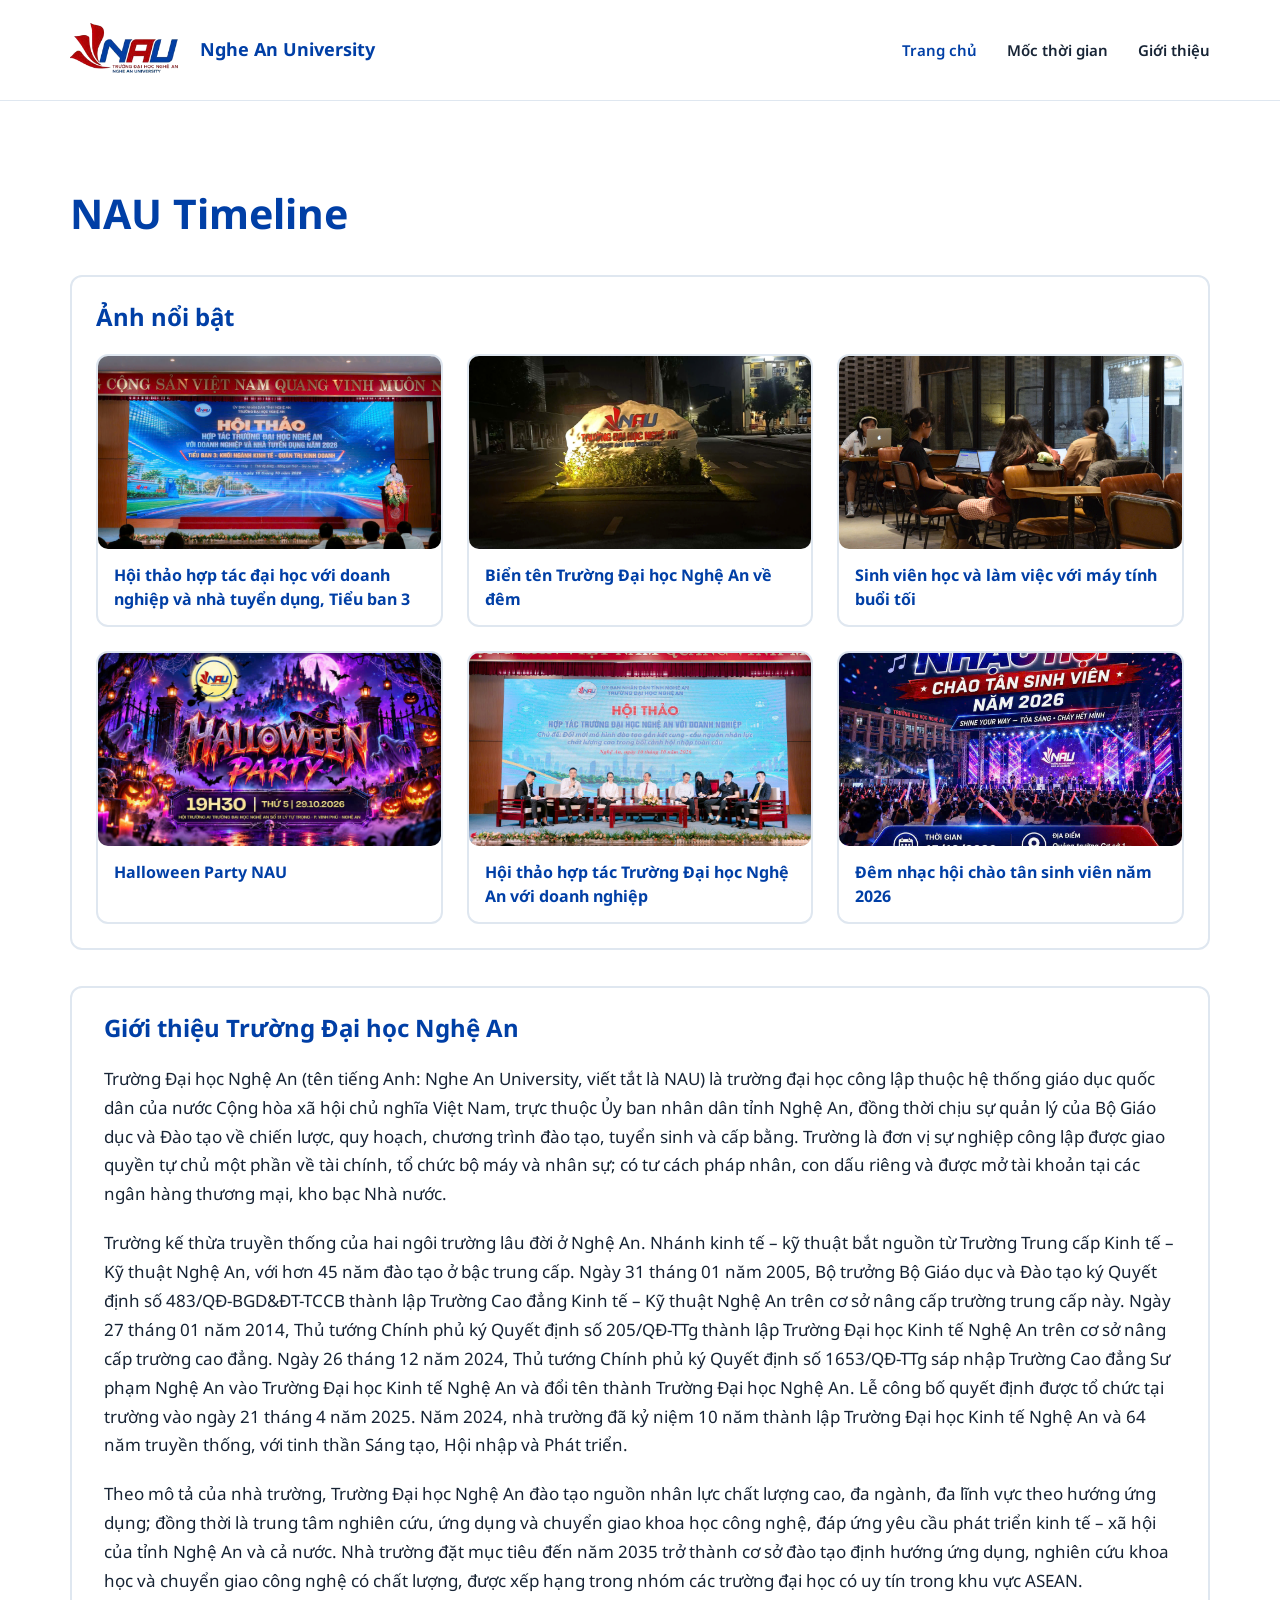
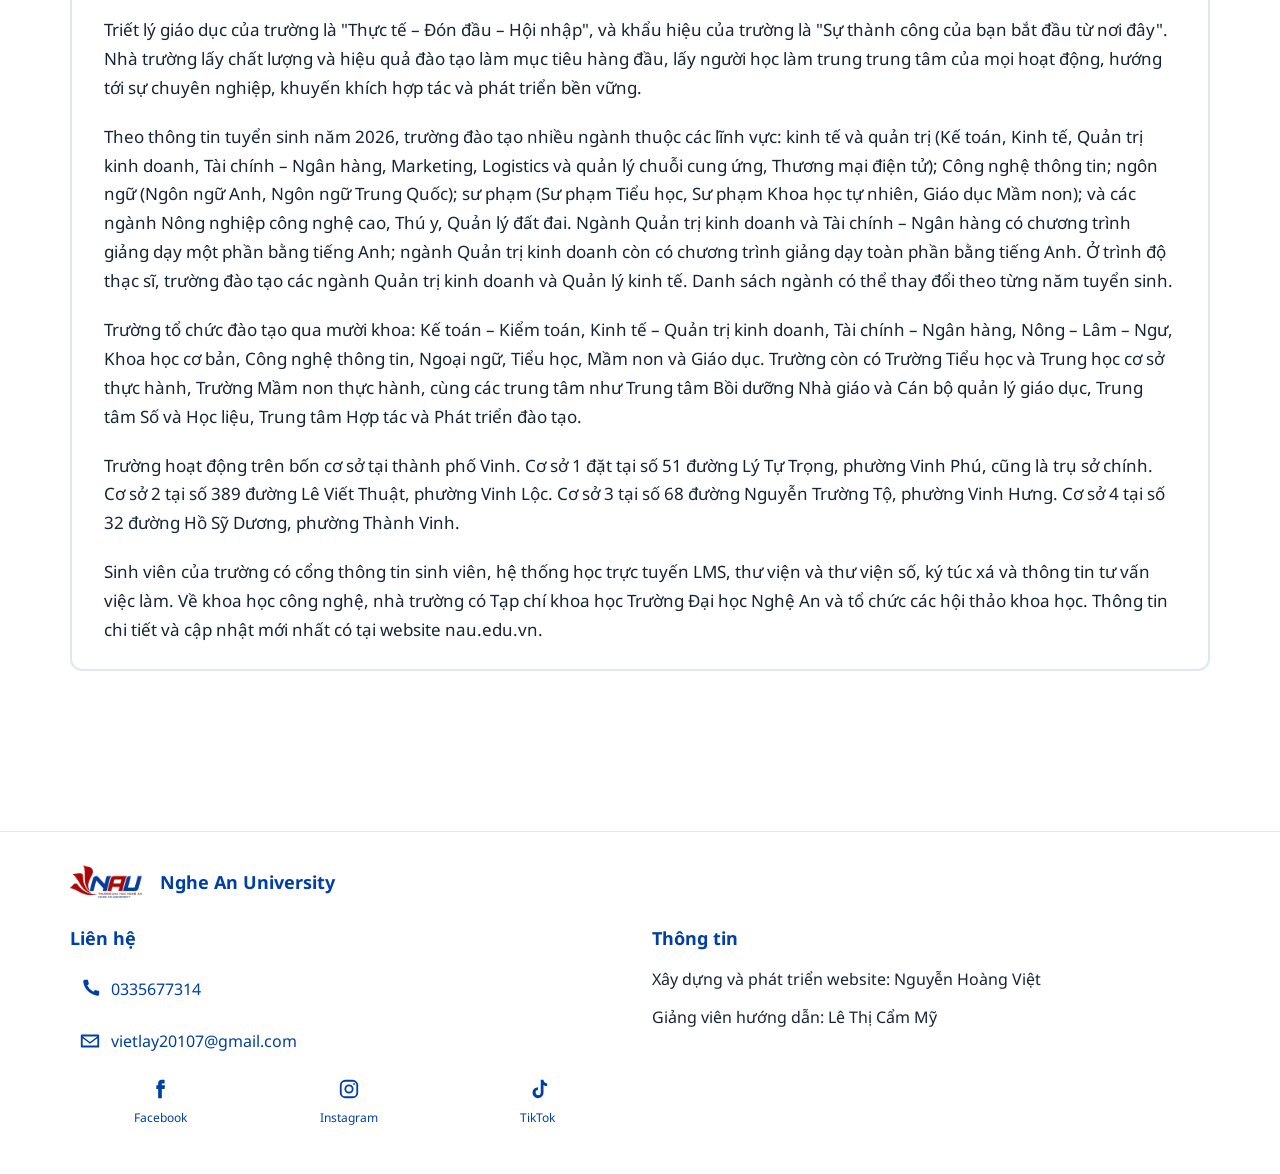
<file: index.html>
<!DOCTYPE html>
<html lang="vi">
<head>
  <meta charset="UTF-8">
  <meta name="viewport" content="width=device-width, initial-scale=1.0">
  <title>NAU Timeline</title>
  <link rel="icon" type="image/png" href="./assets/logo/nau-logo.png">
  <link rel="stylesheet" href="./assets/vendor/bootstrap-5.3/bootstrap.min.css">
  <link rel="stylesheet" href="./css/styles.css">
  <script src="./js/scripts.js" defer></script>
</head>
<body class="site-page">
  <header class="site-header">
    <nav class="site-container site-nav navbar navbar-expand-lg" aria-label="Điều hướng chính">
      <a class="brand" href="./index.html" aria-label="Trang chủ NAU Timeline">
        <img src="./assets/logo/nau-logo.png" alt="Logo NAU">
        <span class="brand-name">Nghe An University</span>
      </a>
      <div class="desktop-menu">
        <a href="./index.html" aria-current="page">Trang chủ</a>
        <a href="./moc-thoi-gian.html">Mốc thời gian</a>
        <a href="./nha-phat-trien.html">Giới thiệu</a>
      </div>
      <div class="mobile-menu">
        <button class="mobile-menu-toggle" type="button" aria-expanded="false" aria-label="Mở menu" aria-controls="mobile-menu-panel">
          <span class="hamburger" aria-hidden="true"><span></span><span></span><span></span></span>
        </button>
        <div class="mobile-menu-panel" id="mobile-menu-panel">
          <a href="./index.html" aria-current="page">Trang chủ</a>
          <a href="./moc-thoi-gian.html">Mốc thời gian</a>
          <a href="./nha-phat-trien.html">Giới thiệu</a>
        </div>
      </div>
    </nav>
  </header>
  <main class="site-container page-main home-main">
    <h1 class="home-title reveal-target">NAU Timeline</h1>
    <section class="featured-section" aria-labelledby="featured-title">
      <h2 id="featured-title" class="reveal-target">Ảnh nổi bật</h2>
      <div class="row g-4">
        <div class="col-12 col-sm-6 col-lg-4">
          <a class="photo-card featured-card" href="./anh.html?id=0630-03">
            <div class="photo-card__media"><img class="img-fluid" src="./assets/img/su-kien/0630/03.jpg" alt="Hội thảo hợp tác Trường Đại học Nghệ An với doanh nghiệp"></div>
            <span class="featured-card__title">Hội thảo hợp tác Trường Đại học Nghệ An với doanh nghiệp</span>
          </a>
        </div>
        <div class="col-12 col-sm-6 col-lg-4">
          <a class="photo-card featured-card" href="./anh.html?id=0630-07">
            <div class="photo-card__media"><img class="img-fluid" src="./assets/img/su-kien/0630/07.jpg" alt="Múa lân tại điểm check-in tân sinh viên NAU"></div>
            <span class="featured-card__title">Múa lân tại điểm check-in tân sinh viên NAU</span>
          </a>
        </div>
        <div class="col-12 col-sm-6 col-lg-4">
          <a class="photo-card featured-card" href="./anh.html?id=0900-01">
            <div class="photo-card__media"><img class="img-fluid" src="./assets/img/su-kien/0900/01.jpg" alt="Giải bóng chuyền nam, nữ sinh viên mở rộng năm 2026"></div>
            <span class="featured-card__title">Giải bóng chuyền nam, nữ sinh viên mở rộng năm 2026</span>
          </a>
        </div>
        <div class="col-12 col-sm-6 col-lg-4">
          <a class="photo-card featured-card" href="./anh.html?id=1530-02">
            <div class="photo-card__media"><img class="img-fluid" src="./assets/img/su-kien/1530/02.jpg" alt="Refreshing Day: trò chơi vận động ngoài trời"></div>
            <span class="featured-card__title">Refreshing Day: trò chơi vận động ngoài trời</span>
          </a>
        </div>
        <div class="col-12 col-sm-6 col-lg-4">
          <a class="photo-card featured-card" href="./anh.html?id=1900-02">
            <div class="photo-card__media"><img class="img-fluid" src="./assets/img/su-kien/1900/02.jpg" alt="Biển tên Trường Đại học Nghệ An về đêm"></div>
            <span class="featured-card__title">Biển tên Trường Đại học Nghệ An về đêm</span>
          </a>
        </div>
        <div class="col-12 col-sm-6 col-lg-4">
          <a class="photo-card featured-card" href="./anh.html?id=1900-04">
            <div class="photo-card__media"><img class="img-fluid" src="./assets/img/su-kien/1900/04.jpg" alt="Đêm hội trăng rằm"></div>
            <span class="featured-card__title">Đêm hội trăng rằm</span>
          </a>
        </div>
      </div>
    </section>
    <section class="university-intro full-width-copy reveal-target" aria-labelledby="university-intro-title">
      <h2 id="university-intro-title">Giới thiệu Trường Đại học Nghệ An</h2>
      <p>Trường Đại học Nghệ An (tên tiếng Anh: Nghe An University, viết tắt là NAU) là trường đại học công lập thuộc hệ thống giáo dục quốc dân của nước Cộng hòa xã hội chủ nghĩa Việt Nam, trực thuộc Ủy ban nhân dân tỉnh Nghệ An, đồng thời chịu sự quản lý của Bộ Giáo dục và Đào tạo về chiến lược, quy hoạch, chương trình đào tạo, tuyển sinh và cấp bằng. Trường là đơn vị sự nghiệp công lập được giao quyền tự chủ một phần về tài chính, tổ chức bộ máy và nhân sự; có tư cách pháp nhân, con dấu riêng và được mở tài khoản tại các ngân hàng thương mại, kho bạc Nhà nước.</p>
      <p>Trường kế thừa truyền thống của hai ngôi trường lâu đời ở Nghệ An. Nhánh kinh tế – kỹ thuật bắt nguồn từ Trường Trung cấp Kinh tế – Kỹ thuật Nghệ An, với hơn 45 năm đào tạo ở bậc trung cấp. Ngày 31 tháng 01 năm 2005, Bộ trưởng Bộ Giáo dục và Đào tạo ký Quyết định số 483/QĐ-BGD&amp;ĐT-TCCB thành lập Trường Cao đẳng Kinh tế – Kỹ thuật Nghệ An trên cơ sở nâng cấp trường trung cấp này. Ngày 27 tháng 01 năm 2014, Thủ tướng Chính phủ ký Quyết định số 205/QĐ-TTg thành lập Trường Đại học Kinh tế Nghệ An trên cơ sở nâng cấp trường cao đẳng. Ngày 26 tháng 12 năm 2024, Thủ tướng Chính phủ ký Quyết định số 1653/QĐ-TTg sáp nhập Trường Cao đẳng Sư phạm Nghệ An vào Trường Đại học Kinh tế Nghệ An và đổi tên thành Trường Đại học Nghệ An. Lễ công bố quyết định được tổ chức tại trường vào ngày 21 tháng 4 năm 2025. Năm 2024, nhà trường đã kỷ niệm 10 năm thành lập Trường Đại học Kinh tế Nghệ An và 64 năm truyền thống, với tinh thần Sáng tạo, Hội nhập và Phát triển.</p>
      <p>Theo mô tả của nhà trường, Trường Đại học Nghệ An đào tạo nguồn nhân lực chất lượng cao, đa ngành, đa lĩnh vực theo hướng ứng dụng; đồng thời là trung tâm nghiên cứu, ứng dụng và chuyển giao khoa học công nghệ, đáp ứng yêu cầu phát triển kinh tế – xã hội của tỉnh Nghệ An và cả nước. Nhà trường đặt mục tiêu đến năm 2035 trở thành cơ sở đào tạo định hướng ứng dụng, nghiên cứu khoa học và chuyển giao công nghệ có chất lượng, được xếp hạng trong nhóm các trường đại học có uy tín trong khu vực ASEAN.</p>
      <p>Triết lý giáo dục của trường là "Thực tế – Đón đầu – Hội nhập", và khẩu hiệu của trường là "Sự thành công của bạn bắt đầu từ nơi đây". Nhà trường lấy chất lượng và hiệu quả đào tạo làm mục tiêu hàng đầu, lấy người học làm trung trung tâm của mọi hoạt động, hướng tới sự chuyên nghiệp, khuyến khích hợp tác và phát triển bền vững.</p>
      <p>Theo thông tin tuyển sinh năm 2026, trường đào tạo nhiều ngành thuộc các lĩnh vực: kinh tế và quản trị (Kế toán, Kinh tế, Quản trị kinh doanh, Tài chính – Ngân hàng, Marketing, Logistics và quản lý chuỗi cung ứng, Thương mại điện tử); Công nghệ thông tin; ngôn ngữ (Ngôn ngữ Anh, Ngôn ngữ Trung Quốc); sư phạm (Sư phạm Tiểu học, Sư phạm Khoa học tự nhiên, Giáo dục Mầm non); và các ngành Nông nghiệp công nghệ cao, Thú y, Quản lý đất đai. Ngành Quản trị kinh doanh và Tài chính – Ngân hàng có chương trình giảng dạy một phần bằng tiếng Anh; ngành Quản trị kinh doanh còn có chương trình giảng dạy toàn phần bằng tiếng Anh. Ở trình độ thạc sĩ, trường đào tạo các ngành Quản trị kinh doanh và Quản lý kinh tế. Danh sách ngành có thể thay đổi theo từng năm tuyển sinh.</p>
      <p>Trường tổ chức đào tạo qua mười khoa: Kế toán – Kiểm toán, Kinh tế – Quản trị kinh doanh, Tài chính – Ngân hàng, Nông – Lâm – Ngư, Khoa học cơ bản, Công nghệ thông tin, Ngoại ngữ, Tiểu học, Mầm non và Giáo dục. Trường còn có Trường Tiểu học và Trung học cơ sở thực hành, Trường Mầm non thực hành, cùng các trung tâm như Trung tâm Bồi dưỡng Nhà giáo và Cán bộ quản lý giáo dục, Trung tâm Số và Học liệu, Trung tâm Hợp tác và Phát triển đào tạo.</p>
      <p>Trường hoạt động trên bốn cơ sở tại thành phố Vinh. Cơ sở 1 đặt tại số 51 đường Lý Tự Trọng, phường Vinh Phú, cũng là trụ sở chính. Cơ sở 2 tại số 389 đường Lê Viết Thuật, phường Vinh Lộc. Cơ sở 3 tại số 68 đường Nguyễn Trường Tộ, phường Vinh Hưng. Cơ sở 4 tại số 32 đường Hồ Sỹ Dương, phường Thành Vinh.</p>
      <p>Sinh viên của trường có cổng thông tin sinh viên, hệ thống học trực tuyến LMS, thư viện và thư viện số, ký túc xá và thông tin tư vấn việc làm. Về khoa học công nghệ, nhà trường có Tạp chí khoa học Trường Đại học Nghệ An và tổ chức các hội thảo khoa học. Thông tin chi tiết và cập nhật mới nhất có tại website nau.edu.vn.</p>
    </section>
  </main>
  <footer class="site-footer">
    <div class="site-container">
      <div class="footer-brand">
        <img class="footer-logo" src="./assets/logo/nau-logo.png" alt="">
        <span class="brand-name">Nghe An University</span>
      </div>
      <div class="row g-4 footer-grid">
        <div class="col-12 col-md-6 footer-info-column">
          <section class="footer-card footer-info" aria-labelledby="footer-info-title">
            <h2 id="footer-info-title">Thông tin</h2>
            <p>Xây dựng và phát triển website: Nguyễn Hoàng Việt</p>
            <p>Giảng viên hướng dẫn: Lê Thị Cẩm Mỹ</p>
          </section>
        </div>
        <div class="col-12 col-md-6 footer-contact-column">
          <section class="footer-card" aria-labelledby="footer-contact-title">
            <h2 id="footer-contact-title">Liên hệ</h2>
            <div class="footer-contact">
              <span class="footer-link footer-placeholder" data-contact="hotline">
                <svg class="footer-icon" viewBox="0 0 24 24" width="24" height="24" aria-hidden="true" focusable="false" fill="currentColor"><path d="M6.6 2h3.1l1.1 4.6-1.8 1.6a15 15 0 0 0 6.8 6.8l1.6-1.8 4.6 1.1v3.1a2 2 0 0 1-2.2 2A18 18 0 0 1 4.6 4.2 2 2 0 0 1 6.6 2Z"/></svg>
                <span>[Placeholder] Hotline – chưa cung cấp</span>
              </span>
              <span class="footer-link footer-placeholder" data-contact="email">
                <svg class="footer-icon" viewBox="0 0 24 24" width="24" height="24" aria-hidden="true" focusable="false" fill="currentColor"><path d="M3 5h18a1 1 0 0 1 1 1v12a1 1 0 0 1-1 1H3a1 1 0 0 1-1-1V6a1 1 0 0 1 1-1Zm9 8 8-6H4l8 6Zm0 2L4 9v8h16V9l-8 6Z"/></svg>
                <span>[Placeholder] Email – chưa cung cấp</span>
              </span>
              <div class="footer-social">
                <a class="footer-link footer-placeholder" data-contact="facebook">
                  <svg class="footer-icon" viewBox="0 0 24 24" width="24" height="24" aria-hidden="true" focusable="false" fill="currentColor"><path d="M14 8V6.5c0-.5.3-.5.5-.5H17V2h-3c-3.4 0-4 2.5-4 4v2H8v4h2v10h4V12h3l.5-4H14Z"/></svg>
                  <span>Facebook</span>
                </a>
                <a class="footer-link footer-placeholder" data-contact="instagram">
                  <svg class="footer-icon" viewBox="0 0 24 24" width="24" height="24" aria-hidden="true" focusable="false" fill="none" stroke="currentColor" stroke-width="2"><rect x="3" y="3" width="18" height="18" rx="5"/><circle cx="12" cy="12" r="4"/><circle cx="17.5" cy="6.5" r="1" fill="currentColor" stroke="none"/></svg>
                  <span>Instagram</span>
                </a>
                <a class="footer-link footer-placeholder" data-contact="tiktok">
                  <svg class="footer-icon" viewBox="0 0 24 24" width="24" height="24" aria-hidden="true" focusable="false" fill="currentColor"><path d="M15 2h3c.2 2.4 1.5 3.9 4 4v3c-1.8 0-3.2-.5-4-1.3V16a6 6 0 1 1-6-6v3.2a2.8 2.8 0 1 0 3 2.8V2Z"/></svg>
                  <span>TikTok</span>
                </a>
              </div>
            </div>
          </section>
        </div>
      </div>
    </div>
  </footer>
</body>
</html>
</file>
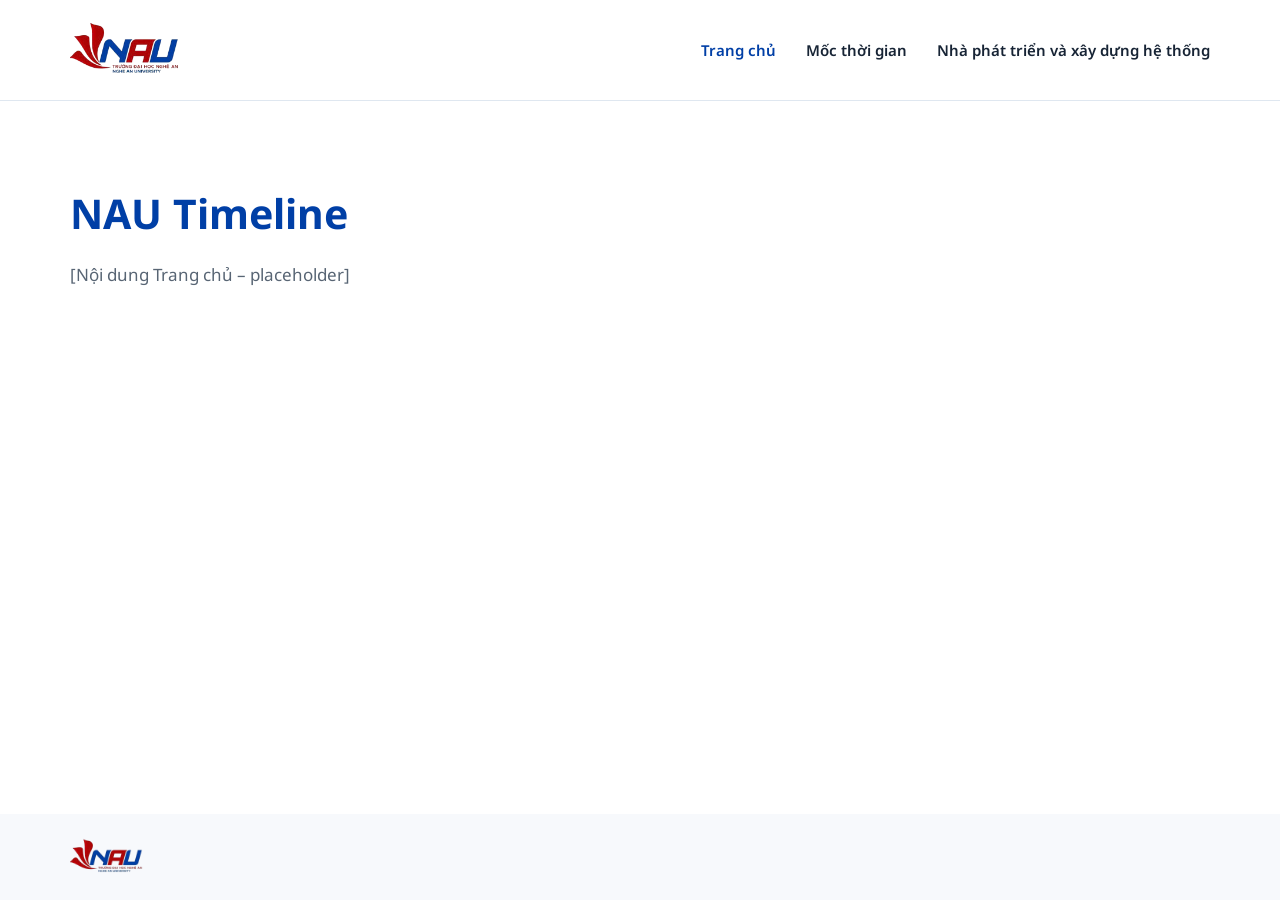
<file: design/mockup/index.html>
<!DOCTYPE html>
<html lang="vi">
<head>
  <meta charset="UTF-8">
  <meta name="viewport" content="width=device-width, initial-scale=1.0">
  <title>NAU Timeline</title>
  <link rel="stylesheet" href="../../assets/vendor/bootstrap-5.3/bootstrap.min.css">
  <link rel="stylesheet" href="./styles.css">
</head>
<body class="site-page">
  <header class="site-header">
    <nav class="site-container site-nav" aria-label="Điều hướng chính">
      <a class="brand" href="./index.html" aria-label="Trang chủ NAU Timeline">
        <img src="../../assets/logo/nau-logo.png" alt="Logo NAU">
      </a>
      <div class="desktop-menu">
        <a href="./index.html" aria-current="page">Trang chủ</a>
        <a href="./moc-thoi-gian.html">Mốc thời gian</a>
        <a href="./nha-phat-trien.html">Nhà phát triển và xây dựng hệ thống</a>
      </div>
      <details class="mobile-menu">
        <summary aria-label="Mở menu">
          <span class="hamburger"><span></span><span></span><span></span></span>
        </summary>
        <div class="mobile-menu-panel">
          <a href="./index.html" aria-current="page">Trang chủ</a>
          <a href="./moc-thoi-gian.html">Mốc thời gian</a>
          <a href="./nha-phat-trien.html">Nhà phát triển và xây dựng hệ thống</a>
        </div>
      </details>
    </nav>
  </header>
  <main class="site-container page-main home-main">
    <h1>NAU Timeline</h1>
    <p class="placeholder-copy">[Nội dung Trang chủ – placeholder]</p>
  </main>
  <footer class="site-footer">
    <div class="site-container">
      <img class="footer-logo" src="../../assets/logo/nau-logo.png" alt="Logo NAU">
    </div>
  </footer>
</body>
</html>
</file>
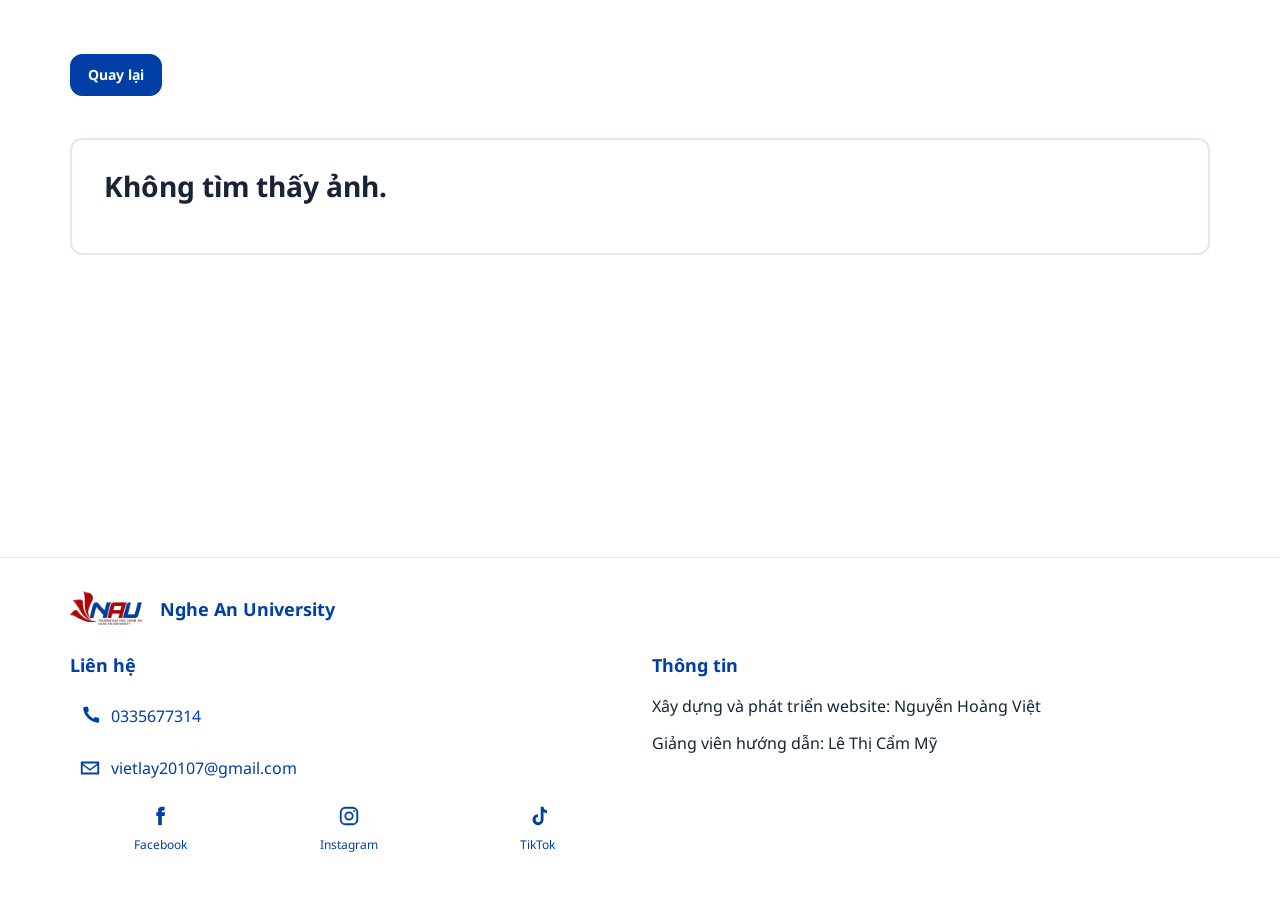
<file: anh.html>
<!DOCTYPE html>
<html lang="vi">
<head>
  <meta charset="UTF-8">
  <meta name="viewport" content="width=device-width, initial-scale=1.0">
  <title>NAU Timeline</title>
  <link rel="icon" type="image/png" href="./assets/logo/nau-logo.png">
  <link rel="stylesheet" href="./assets/vendor/bootstrap-5.3/bootstrap.min.css">
  <link rel="stylesheet" href="./css/styles.css">
  <script src="./js/scripts.js" defer></script>
</head>
<body class="site-page">
  <main class="site-container page-main detail-main">
    <a class="button button-primary back-link" href="moc-thoi-gian.html" aria-label="Quay lại trang trước">Quay lại</a>
    <div class="detail-layout">
      <div class="detail-image-wrap" hidden>
        <img id="detail-image" alt="">
      </div>
      <section class="detail-copy full-width-copy">
        <p id="detail-time" class="detail-time-label" hidden></p>
        <h1 id="detail-title">Không thể tải thông tin ảnh.</h1>
        <p id="detail-intro" hidden></p>
      </section>
    </div>
  </main>
  <footer class="site-footer">
    <div class="site-container">
      <div class="footer-brand">
        <img class="footer-logo" src="./assets/logo/nau-logo.png" alt="">
        <span class="brand-name">Nghe An University</span>
      </div>
      <div class="row g-4 footer-grid">
        <div class="col-12 col-md-6 footer-info-column">
          <section class="footer-card footer-info" aria-labelledby="footer-info-title">
            <h2 id="footer-info-title">Thông tin</h2>
            <p>Xây dựng và phát triển website: Nguyễn Hoàng Việt</p>
            <p>Giảng viên hướng dẫn: Lê Thị Cẩm Mỹ</p>
          </section>
        </div>
        <div class="col-12 col-md-6 footer-contact-column">
          <section class="footer-card" aria-labelledby="footer-contact-title">
            <h2 id="footer-contact-title">Liên hệ</h2>
            <div class="footer-contact">
              <span class="footer-link footer-placeholder" data-contact="hotline">
                <svg class="footer-icon" viewBox="0 0 24 24" width="24" height="24" aria-hidden="true" focusable="false" fill="currentColor"><path d="M6.6 2h3.1l1.1 4.6-1.8 1.6a15 15 0 0 0 6.8 6.8l1.6-1.8 4.6 1.1v3.1a2 2 0 0 1-2.2 2A18 18 0 0 1 4.6 4.2 2 2 0 0 1 6.6 2Z"/></svg>
                <span>[Placeholder] Hotline – chưa cung cấp</span>
              </span>
              <span class="footer-link footer-placeholder" data-contact="email">
                <svg class="footer-icon" viewBox="0 0 24 24" width="24" height="24" aria-hidden="true" focusable="false" fill="currentColor"><path d="M3 5h18a1 1 0 0 1 1 1v12a1 1 0 0 1-1 1H3a1 1 0 0 1-1-1V6a1 1 0 0 1 1-1Zm9 8 8-6H4l8 6Zm0 2L4 9v8h16V9l-8 6Z"/></svg>
                <span>[Placeholder] Email – chưa cung cấp</span>
              </span>
              <div class="footer-social">
                <a class="footer-link footer-placeholder" data-contact="facebook">
                  <svg class="footer-icon" viewBox="0 0 24 24" width="24" height="24" aria-hidden="true" focusable="false" fill="currentColor"><path d="M14 8V6.5c0-.5.3-.5.5-.5H17V2h-3c-3.4 0-4 2.5-4 4v2H8v4h2v10h4V12h3l.5-4H14Z"/></svg>
                  <span>Facebook</span>
                </a>
                <a class="footer-link footer-placeholder" data-contact="instagram">
                  <svg class="footer-icon" viewBox="0 0 24 24" width="24" height="24" aria-hidden="true" focusable="false" fill="none" stroke="currentColor" stroke-width="2"><rect x="3" y="3" width="18" height="18" rx="5"/><circle cx="12" cy="12" r="4"/><circle cx="17.5" cy="6.5" r="1" fill="currentColor" stroke="none"/></svg>
                  <span>Instagram</span>
                </a>
                <a class="footer-link footer-placeholder" data-contact="tiktok">
                  <svg class="footer-icon" viewBox="0 0 24 24" width="24" height="24" aria-hidden="true" focusable="false" fill="currentColor"><path d="M15 2h3c.2 2.4 1.5 3.9 4 4v3c-1.8 0-3.2-.5-4-1.3V16a6 6 0 1 1-6-6v3.2a2.8 2.8 0 1 0 3 2.8V2Z"/></svg>
                  <span>TikTok</span>
                </a>
              </div>
            </div>
          </section>
        </div>
      </div>
    </div>
  </footer>
</body>
</html>
</file>
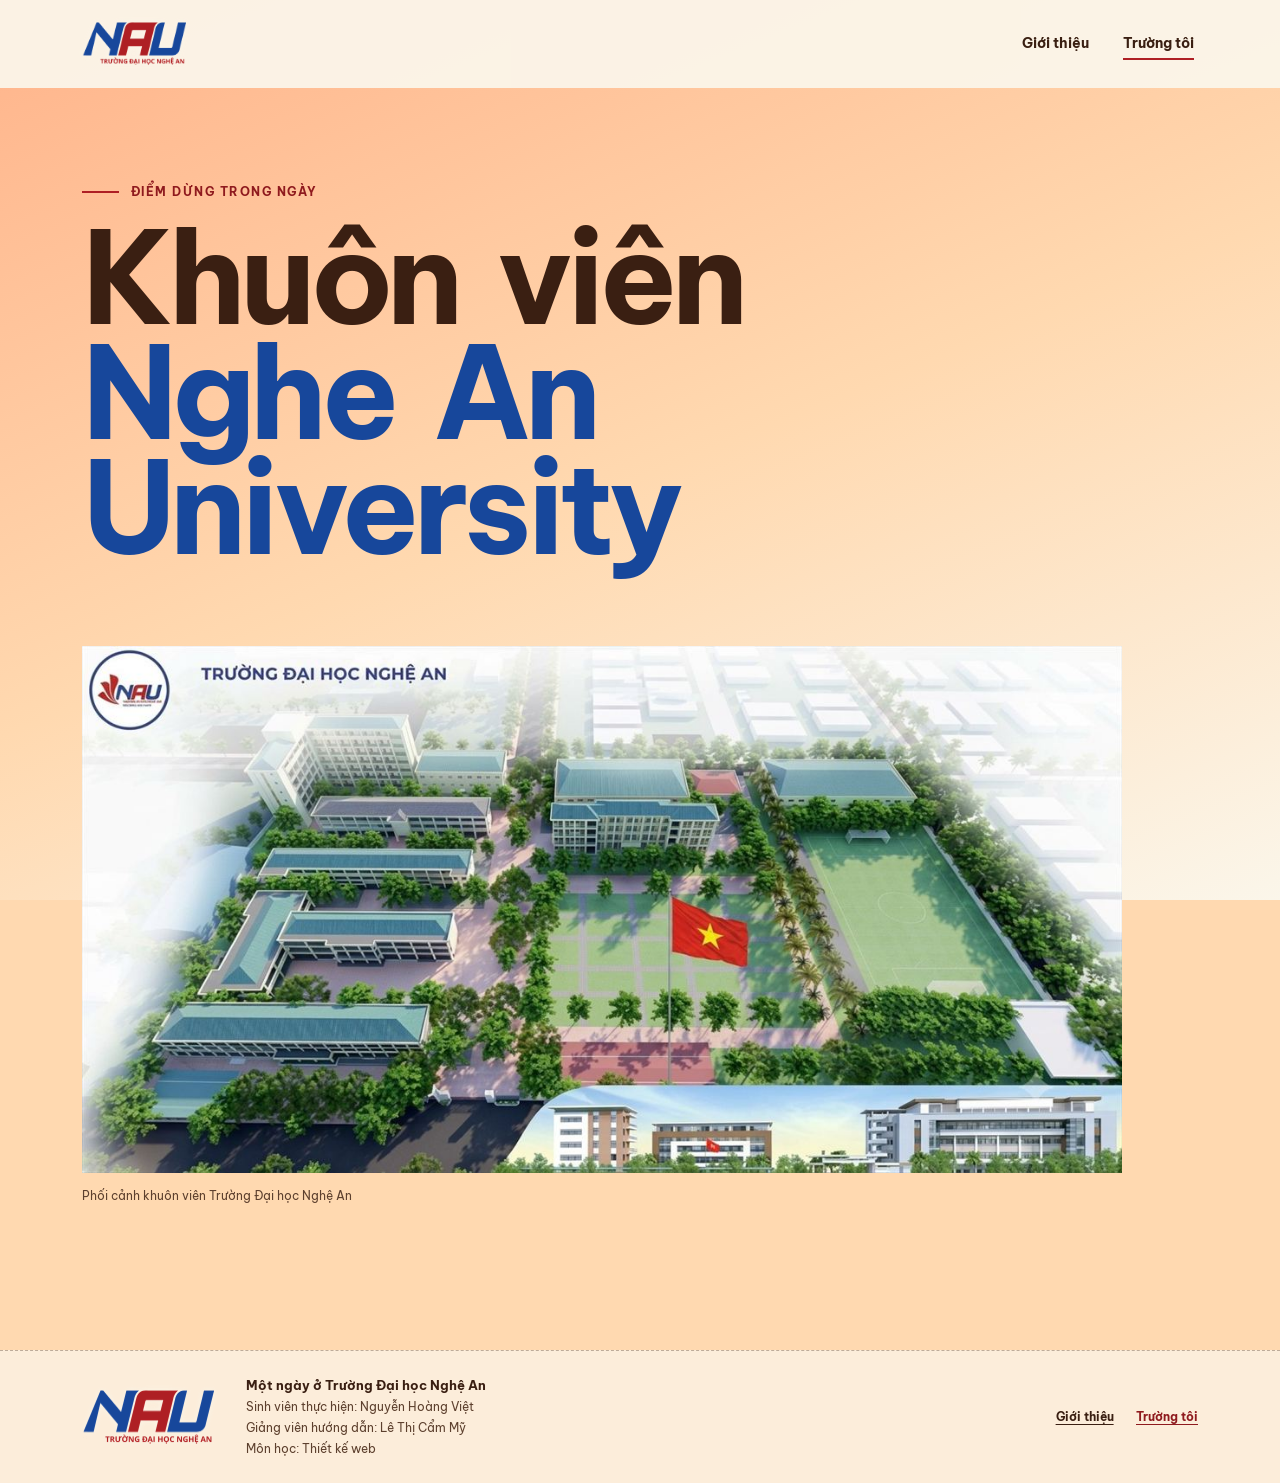
<file: ban-do.html>
<!doctype html>
<html lang="vi">
  <head>
    <meta charset="utf-8">
    <meta name="viewport" content="width=device-width, initial-scale=1">
    <meta name="description" content="Sơ đồ các điểm dừng trong một ngày ở Trường Đại học Nghệ An.">
    <meta name="theme-color" content="#f6f1e5">
    <title>Trường tôi — NAU Timeline</title>
    <link rel="canonical" href="https://vietlay250107-code.github.io/nau-timeline/ban-do.html">
    <meta property="og:title" content="Trường tôi — NAU Timeline">
    <meta property="og:description" content="Sơ đồ các điểm dừng trong một ngày ở Trường Đại học Nghệ An.">
    <meta property="og:type" content="website">
    <meta property="og:url" content="https://vietlay250107-code.github.io/nau-timeline/ban-do.html">
    <meta property="og:image" content="assets/img/og-image.jpg">
    <meta name="twitter:card" content="summary_large_image">
    <meta name="twitter:title" content="Trường tôi — NAU Timeline">
    <meta name="twitter:description" content="Sơ đồ các điểm dừng trong một ngày ở Trường Đại học Nghệ An.">
    <meta name="twitter:image" content="assets/img/og-image.jpg">
    <link rel="icon" href="assets/logo/favicon.ico" sizes="any">
    <link rel="preconnect" href="https://fonts.googleapis.com">
    <link rel="preconnect" href="https://fonts.gstatic.com" crossorigin>
    <link href="https://fonts.googleapis.com/css2?family=Be+Vietnam+Pro:wght@400;500;600;700&family=Roboto+Mono:wght@400;500&display=swap" rel="stylesheet">
    <link href="https://cdn.jsdelivr.net/npm/bootstrap@5.3.3/dist/css/bootstrap.min.css" rel="stylesheet" integrity="sha384-QWTKZyjpPEjISv5WaRU9OFeRpok6YctnYmDr5pNlyT2bRjXh0JMhjY6hW+ALEwIH" crossorigin="anonymous">
    <link href="css/style.css" rel="stylesheet">
    <link href="css/responsive.css" rel="stylesheet">
  </head>
  <body class="site-page site-page--map">
    <a class="skip-link" href="#main-content">Bỏ qua điều hướng, đến nội dung</a>

    <header class="site-header fixed-top">
      <nav class="navbar navbar-expand-md navbar-light site-nav" aria-label="Điều hướng chính">
        <div class="container site-shell">
          <a class="brand-lockup" href="index.html#top" aria-label="NAU Timeline — Trang giới thiệu">
            <img class="brand-lockup__image" src="assets/logo/logo-sm.png" alt="Logo chữ NAU — Trường Đại học Nghệ An" width="264" height="109">
          </a>
          <button class="navbar-toggler site-nav__toggle" type="button" data-bs-toggle="collapse" data-bs-target="#site-navigation" aria-controls="site-navigation" aria-expanded="false" aria-label="Mở hoặc đóng menu">
            <span class="navbar-toggler-icon"></span>
          </button>
          <div class="collapse navbar-collapse site-nav__menu" id="site-navigation">
            <ul class="navbar-nav ms-auto align-items-lg-center">
              <li class="nav-item"><a class="nav-link site-nav__link" href="index.html#top">Giới thiệu</a></li>
              <li class="nav-item"><a class="nav-link site-nav__link" href="#ban-do">Trường tôi</a></li>
            </ul>
          </div>
        </div>
      </nav>
    </header>

    <main class="page-main container site-shell" id="main-content">
      <section class="page-lead" aria-labelledby="page-title">
        <p class="eyebrow"><span class="eyebrow__rule" aria-hidden="true"></span> Điểm dừng trong ngày</p>
        <h1 class="page-lead__title" id="page-title">Khuôn viên<br><span>Nghe An University</span></h1>
      </section>

      <figure class="map-attachment" id="ban-do">
        <div class="map-attachment__slot">
          <img class="map-attachment__image" src="assets/img/ban-do-khuon-vien.jpg" alt="Phối cảnh tổng thể khuôn viên Trường Đại học Nghệ An nhìn từ trên cao" width="1200" height="609">
        </div>
        <figcaption class="map-attachment__caption">Phối cảnh khuôn viên Trường Đại học Nghệ An</figcaption>
      </figure>
    </main>

    <footer class="site-footer">
      <div class="container site-shell site-footer__inner">
        <a class="brand-lockup brand-lockup--footer" href="index.html" aria-label="NAU Timeline — về đầu trang">
          <img class="brand-lockup__image" src="assets/logo/logo-sm.png" alt="Logo chữ NAU — Trường Đại học Nghệ An" width="264" height="109">
        </a>
        <p class="site-footer__caption">Một ngày ở Trường Đại học Nghệ An<br><span>Sinh viên thực hiện: Nguyễn Hoàng Việt</span><span>Giảng viên hướng dẫn: Lê Thị Cẩm Mỹ</span><span>Môn học: Thiết kế web</span></p>
        <nav class="site-footer__nav" aria-label="Điều hướng chân trang">
          <a href="index.html#top">Giới thiệu</a>
          <a href="#ban-do">Trường tôi</a>
        </nav>
      </div>
    </footer>

    <script src="https://cdn.jsdelivr.net/npm/bootstrap@5.3.3/dist/js/bootstrap.bundle.min.js" integrity="sha384-YvpcrYf0tY3lHB60NNkmXc5s9fDVZLESaAA55NDzOxhy9GkcIdslK1eN7N6jIeHz" crossorigin="anonymous" defer></script>
    <script src="js/nav.js" defer></script>
  </body>
</html>
</file>
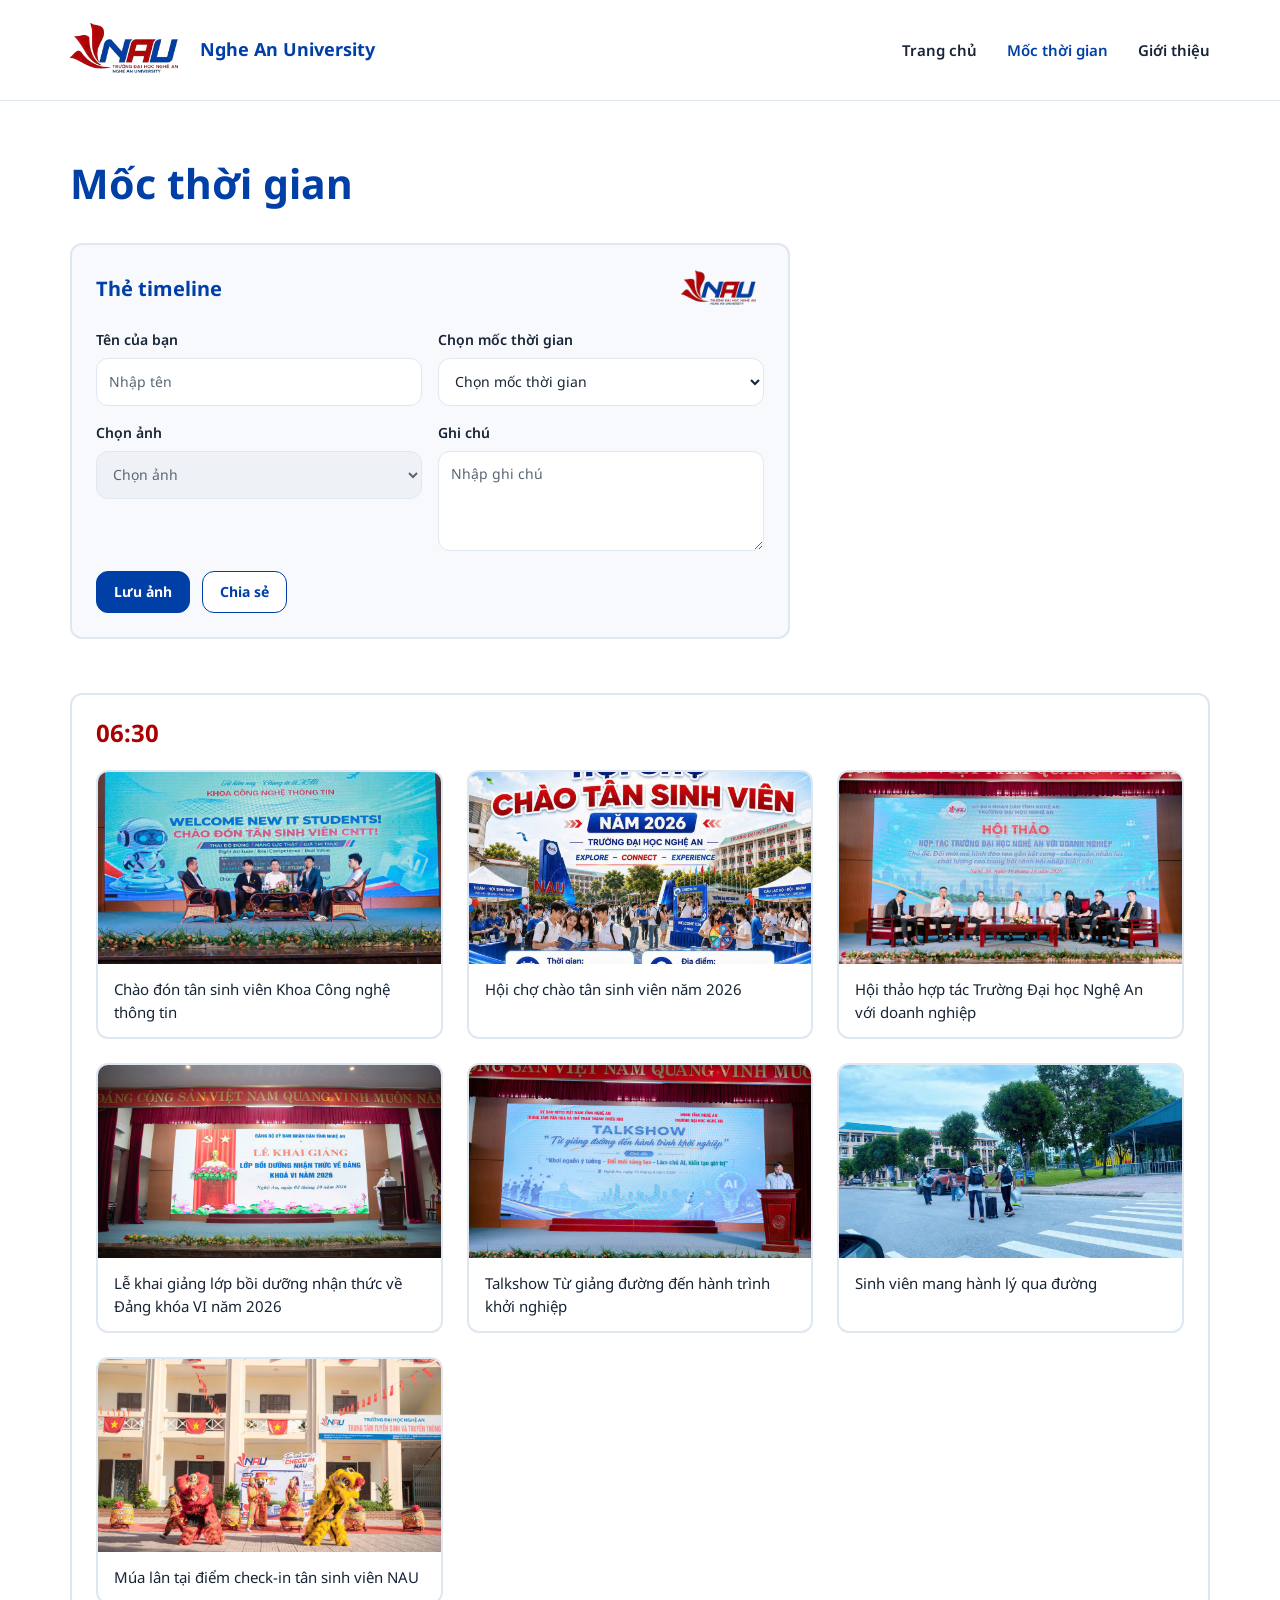
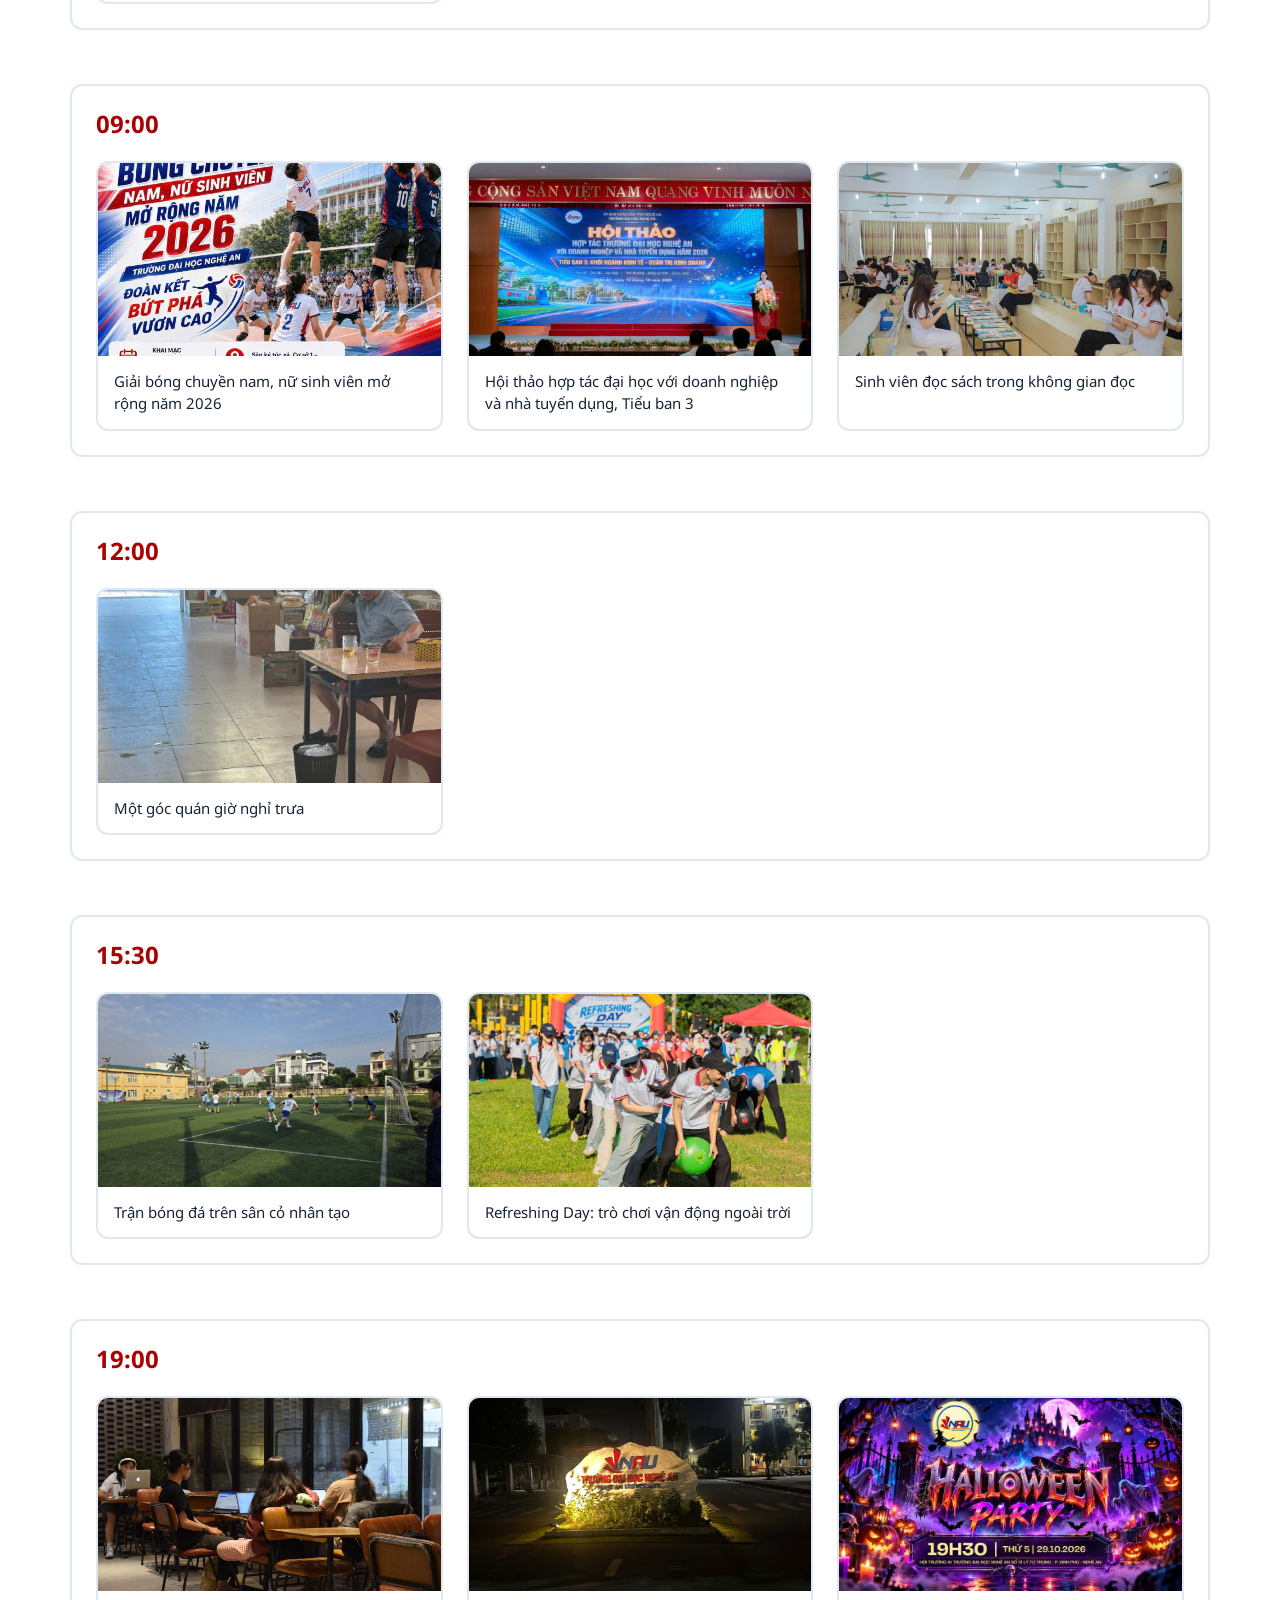
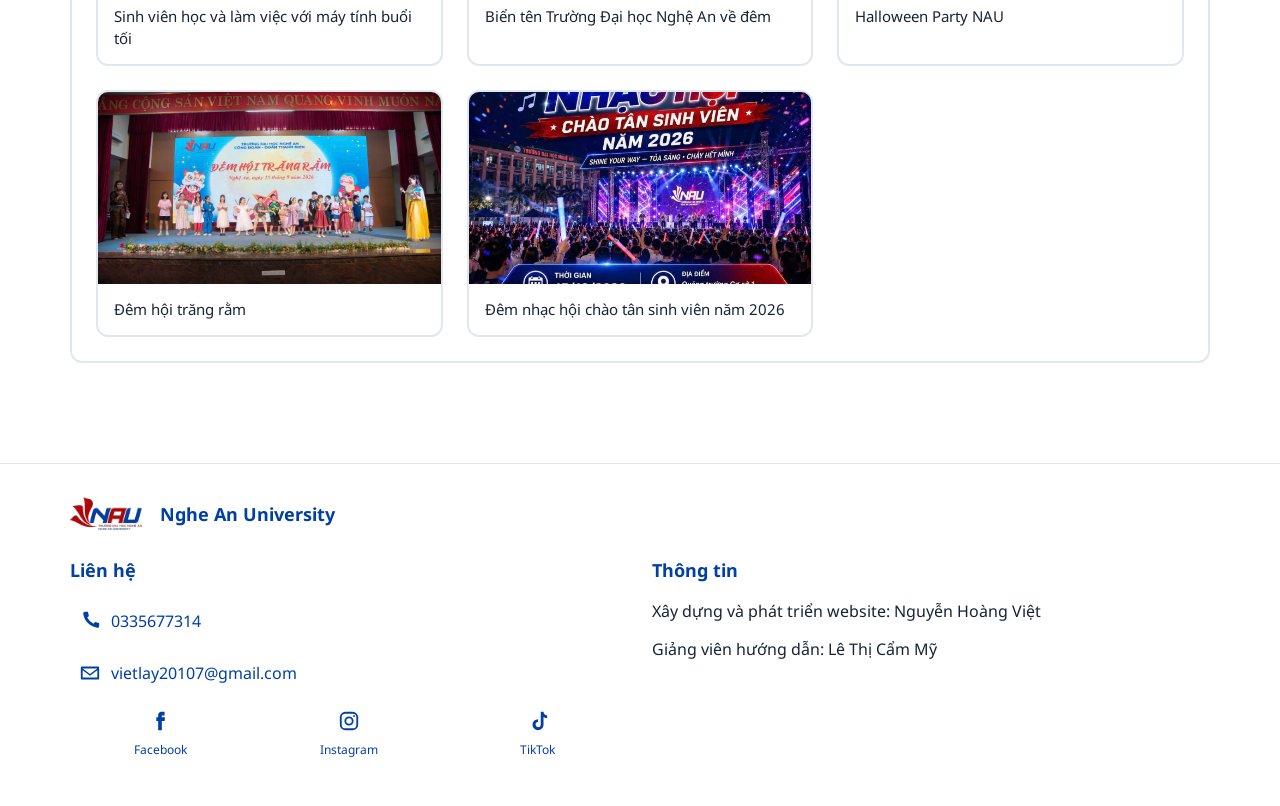
<file: moc-thoi-gian.html>
<!DOCTYPE html>
<html lang="vi">
<head>
  <meta charset="UTF-8">
  <meta name="viewport" content="width=device-width, initial-scale=1.0">
  <title>Mốc thời gian – NAU Timeline</title>
  <link rel="icon" type="image/png" href="./assets/logo/nau-logo.png">
  <link rel="stylesheet" href="./assets/vendor/bootstrap-5.3/bootstrap.min.css">
  <link rel="stylesheet" href="./css/styles.css">
  <script src="./js/scripts.js" defer></script>
</head>
<body class="site-page">
  <header class="site-header">
    <nav class="site-container site-nav navbar navbar-expand-lg" aria-label="Điều hướng chính">
      <a class="brand" href="./index.html" aria-label="Trang chủ NAU Timeline">
        <img src="./assets/logo/nau-logo.png" alt="Logo NAU">
        <span class="brand-name">Nghe An University</span>
      </a>
      <div class="desktop-menu">
        <a href="./index.html">Trang chủ</a>
        <a href="./moc-thoi-gian.html" aria-current="page">Mốc thời gian</a>
        <a href="./nha-phat-trien.html">Giới thiệu</a>
      </div>
      <div class="mobile-menu">
        <button class="mobile-menu-toggle" type="button" aria-expanded="false" aria-label="Mở menu" aria-controls="mobile-menu-panel">
          <span class="hamburger" aria-hidden="true"><span></span><span></span><span></span></span>
        </button>
        <div class="mobile-menu-panel" id="mobile-menu-panel">
          <a href="./index.html">Trang chủ</a>
          <a href="./moc-thoi-gian.html" aria-current="page">Mốc thời gian</a>
          <a href="./nha-phat-trien.html">Giới thiệu</a>
        </div>
      </div>
    </nav>
  </header>
  <main class="site-container page-main timeline-main">
    <h1>Mốc thời gian</h1>
    <form class="creator-panel" aria-label="Thẻ timeline">
      <div class="creator-panel__header">
        <h2 class="creator-panel__title">Thẻ timeline</h2>
        <img class="creator-panel__logo" src="./assets/logo/nau-logo.png" alt="Logo NAU">
      </div>
      <div class="row g-3">
        <div class="col-12 col-md-6">
          <label class="field-label" for="visitor-name">Tên của bạn</label>
          <input class="mockup-input" id="visitor-name" type="text" maxlength="60" placeholder="Nhập tên">
        </div>
        <div class="col-12 col-md-6">
          <label class="field-label" for="time-select">Chọn mốc thời gian</label>
          <select class="mockup-input" id="time-select" required>
            <option value="">Chọn mốc thời gian</option>
            <option value="0630">06:30</option>
            <option value="0900">09:00</option>
            <option value="1200">12:00</option>
            <option value="1530">15:30</option>
            <option value="1900">19:00</option>
          </select>
        </div>
        <div class="col-12 col-md-6">
          <label class="field-label" for="photo-select">Chọn ảnh</label>
          <select class="mockup-input" id="photo-select" required disabled>
            <option value="">Chọn ảnh</option>
          </select>
        </div>
        <div class="col-12 col-md-6">
          <label class="field-label" for="visitor-note">Ghi chú</label>
          <textarea class="mockup-input" id="visitor-note" maxlength="300" placeholder="Nhập ghi chú"></textarea>
        </div>
      </div>
      <div class="form-actions">
        <button class="button button-primary" id="save-image" type="button">Lưu ảnh</button>
        <button class="button button-outline" id="share-image" type="button">Chia sẻ</button>
      </div>
      <p class="save-error" id="save-error" role="alert" hidden></p>
    </form>
    <section class="time-group" aria-labelledby="time-0630">
      <h2 id="time-0630">06:30</h2>
      <div class="row g-4">
        <div class="col-12 col-md-6 col-lg-4">
          <a class="photo-card" data-time="0630" data-photo-id="0630-01" href="./anh.html?id=0630-01" aria-label="Xem chi tiết: Chào đón tân sinh viên Khoa Công nghệ thông tin">
            <div class="photo-card__media"><img class="img-fluid" src="./assets/img/su-kien/0630/01.jpg" alt="Chào đón tân sinh viên Khoa Công nghệ thông tin"></div>
            <p class="photo-card__event">Chào đón tân sinh viên Khoa Công nghệ thông tin</p>
          </a>
        </div>
        <div class="col-12 col-md-6 col-lg-4">
          <a class="photo-card" data-time="0630" data-photo-id="0630-02" href="./anh.html?id=0630-02" aria-label="Xem chi tiết: Hội chợ chào tân sinh viên năm 2026">
            <div class="photo-card__media"><img class="img-fluid" src="./assets/img/su-kien/0630/02.jpg" alt="Hội chợ chào tân sinh viên năm 2026"></div>
            <p class="photo-card__event">Hội chợ chào tân sinh viên năm 2026</p>
          </a>
        </div>
        <div class="col-12 col-md-6 col-lg-4">
          <a class="photo-card" data-time="0630" data-photo-id="0630-03" href="./anh.html?id=0630-03" aria-label="Xem chi tiết: Hội thảo hợp tác Trường Đại học Nghệ An với doanh nghiệp">
            <div class="photo-card__media"><img class="img-fluid" src="./assets/img/su-kien/0630/03.jpg" alt="Hội thảo hợp tác Trường Đại học Nghệ An với doanh nghiệp"></div>
            <p class="photo-card__event">Hội thảo hợp tác Trường Đại học Nghệ An với doanh nghiệp</p>
          </a>
        </div>
        <div class="col-12 col-md-6 col-lg-4">
          <a class="photo-card" data-time="0630" data-photo-id="0630-04" href="./anh.html?id=0630-04" aria-label="Xem chi tiết: Lễ khai giảng lớp bồi dưỡng nhận thức về Đảng khóa VI năm 2026">
            <div class="photo-card__media"><img class="img-fluid" src="./assets/img/su-kien/0630/04.jpg" alt="Lễ khai giảng lớp bồi dưỡng nhận thức về Đảng khóa VI năm 2026"></div>
            <p class="photo-card__event">Lễ khai giảng lớp bồi dưỡng nhận thức về Đảng khóa VI năm 2026</p>
          </a>
        </div>
        <div class="col-12 col-md-6 col-lg-4">
          <a class="photo-card" data-time="0630" data-photo-id="0630-05" href="./anh.html?id=0630-05" aria-label="Xem chi tiết: Talkshow Từ giảng đường đến hành trình khởi nghiệp">
            <div class="photo-card__media"><img class="img-fluid" src="./assets/img/su-kien/0630/05.jpg" alt="Talkshow Từ giảng đường đến hành trình khởi nghiệp"></div>
            <p class="photo-card__event">Talkshow Từ giảng đường đến hành trình khởi nghiệp</p>
          </a>
        </div>
        <div class="col-12 col-md-6 col-lg-4">
          <a class="photo-card" data-time="0630" data-photo-id="0630-06" href="./anh.html?id=0630-06" aria-label="Xem chi tiết: Sinh viên mang hành lý qua đường">
            <div class="photo-card__media"><img class="img-fluid" src="./assets/img/su-kien/0630/06.jpg" alt="Sinh viên mang hành lý qua đường"></div>
            <p class="photo-card__event">Sinh viên mang hành lý qua đường</p>
          </a>
        </div>
        <div class="col-12 col-md-6 col-lg-4">
          <a class="photo-card" data-time="0630" data-photo-id="0630-07" href="./anh.html?id=0630-07" aria-label="Xem chi tiết: Múa lân tại điểm check-in tân sinh viên NAU">
            <div class="photo-card__media"><img class="img-fluid" src="./assets/img/su-kien/0630/07.jpg" alt="Múa lân tại điểm check-in tân sinh viên NAU"></div>
            <p class="photo-card__event">Múa lân tại điểm check-in tân sinh viên NAU</p>
          </a>
        </div>
      </div>
    </section>
    <section class="time-group" aria-labelledby="time-0900">
      <h2 id="time-0900">09:00</h2>
      <div class="row g-4">
        <div class="col-12 col-md-6 col-lg-4">
          <a class="photo-card" data-time="0900" data-photo-id="0900-01" href="./anh.html?id=0900-01" aria-label="Xem chi tiết: Giải bóng chuyền nam, nữ sinh viên mở rộng năm 2026">
            <div class="photo-card__media"><img class="img-fluid" src="./assets/img/su-kien/0900/01.jpg" alt="Giải bóng chuyền nam, nữ sinh viên mở rộng năm 2026"></div>
            <p class="photo-card__event">Giải bóng chuyền nam, nữ sinh viên mở rộng năm 2026</p>
          </a>
        </div>
        <div class="col-12 col-md-6 col-lg-4">
          <a class="photo-card" data-time="0900" data-photo-id="0900-02" href="./anh.html?id=0900-02" aria-label="Xem chi tiết: Hội thảo hợp tác đại học với doanh nghiệp và nhà tuyển dụng, Tiểu ban 3">
            <div class="photo-card__media"><img class="img-fluid" src="./assets/img/su-kien/0900/02.jpg" alt="Hội thảo hợp tác đại học với doanh nghiệp và nhà tuyển dụng, Tiểu ban 3"></div>
            <p class="photo-card__event">Hội thảo hợp tác đại học với doanh nghiệp và nhà tuyển dụng, Tiểu ban 3</p>
          </a>
        </div>
        <div class="col-12 col-md-6 col-lg-4">
          <a class="photo-card" data-time="0900" data-photo-id="0900-03" href="./anh.html?id=0900-03" aria-label="Xem chi tiết: Sinh viên đọc sách trong không gian đọc">
            <div class="photo-card__media"><img class="img-fluid" src="./assets/img/su-kien/0900/03.jpg" alt="Sinh viên đọc sách trong không gian đọc"></div>
            <p class="photo-card__event">Sinh viên đọc sách trong không gian đọc</p>
          </a>
        </div>
      </div>
    </section>
    <section class="time-group" aria-labelledby="time-1200">
      <h2 id="time-1200">12:00</h2>
      <div class="row g-4">
        <div class="col-12 col-md-6 col-lg-4">
          <a class="photo-card" data-time="1200" data-photo-id="1200-01" href="./anh.html?id=1200-01" aria-label="Xem chi tiết: Một góc quán giờ nghỉ trưa">
            <div class="photo-card__media"><img class="img-fluid" src="./assets/img/su-kien/1200/01.jpg" alt="Một góc quán giờ nghỉ trưa"></div>
            <p class="photo-card__event">Một góc quán giờ nghỉ trưa</p>
          </a>
        </div>
      </div>
    </section>
    <section class="time-group" aria-labelledby="time-1530">
      <h2 id="time-1530">15:30</h2>
      <div class="row g-4">
        <div class="col-12 col-md-6 col-lg-4">
          <a class="photo-card" data-time="1530" data-photo-id="1530-01" href="./anh.html?id=1530-01" aria-label="Xem chi tiết: Trận bóng đá trên sân cỏ nhân tạo">
            <div class="photo-card__media"><img class="img-fluid" src="./assets/img/su-kien/1530/01.jpg" alt="Trận bóng đá trên sân cỏ nhân tạo"></div>
            <p class="photo-card__event">Trận bóng đá trên sân cỏ nhân tạo</p>
          </a>
        </div>
        <div class="col-12 col-md-6 col-lg-4">
          <a class="photo-card" data-time="1530" data-photo-id="1530-02" href="./anh.html?id=1530-02" aria-label="Xem chi tiết: Refreshing Day: trò chơi vận động ngoài trời">
            <div class="photo-card__media"><img class="img-fluid" src="./assets/img/su-kien/1530/02.jpg" alt="Refreshing Day: trò chơi vận động ngoài trời"></div>
            <p class="photo-card__event">Refreshing Day: trò chơi vận động ngoài trời</p>
          </a>
        </div>
      </div>
    </section>
    <section class="time-group" aria-labelledby="time-1900">
      <h2 id="time-1900">19:00</h2>
      <div class="row g-4">
        <div class="col-12 col-md-6 col-lg-4">
          <a class="photo-card" data-time="1900" data-photo-id="1900-01" href="./anh.html?id=1900-01" aria-label="Xem chi tiết: Sinh viên học và làm việc với máy tính buổi tối">
            <div class="photo-card__media"><img class="img-fluid" src="./assets/img/su-kien/1900/01.jpg" alt="Sinh viên học và làm việc với máy tính buổi tối"></div>
            <p class="photo-card__event">Sinh viên học và làm việc với máy tính buổi tối</p>
          </a>
        </div>
        <div class="col-12 col-md-6 col-lg-4">
          <a class="photo-card" data-time="1900" data-photo-id="1900-02" href="./anh.html?id=1900-02" aria-label="Xem chi tiết: Biển tên Trường Đại học Nghệ An về đêm">
            <div class="photo-card__media"><img class="img-fluid" src="./assets/img/su-kien/1900/02.jpg" alt="Biển tên Trường Đại học Nghệ An về đêm"></div>
            <p class="photo-card__event">Biển tên Trường Đại học Nghệ An về đêm</p>
          </a>
        </div>
        <div class="col-12 col-md-6 col-lg-4">
          <a class="photo-card" data-time="1900" data-photo-id="1900-03" href="./anh.html?id=1900-03" aria-label="Xem chi tiết: Halloween Party NAU">
            <div class="photo-card__media"><img class="img-fluid" src="./assets/img/su-kien/1900/03.jpg" alt="Halloween Party NAU"></div>
            <p class="photo-card__event">Halloween Party NAU</p>
          </a>
        </div>
        <div class="col-12 col-md-6 col-lg-4">
          <a class="photo-card" data-time="1900" data-photo-id="1900-04" href="./anh.html?id=1900-04" aria-label="Xem chi tiết: Đêm hội trăng rằm">
            <div class="photo-card__media"><img class="img-fluid" src="./assets/img/su-kien/1900/04.jpg" alt="Đêm hội trăng rằm"></div>
            <p class="photo-card__event">Đêm hội trăng rằm</p>
          </a>
        </div>
        <div class="col-12 col-md-6 col-lg-4">
          <a class="photo-card" data-time="1900" data-photo-id="1900-05" href="./anh.html?id=1900-05" aria-label="Xem chi tiết: Đêm nhạc hội chào tân sinh viên năm 2026">
            <div class="photo-card__media"><img class="img-fluid" src="./assets/img/su-kien/1900/05.jpg" alt="Đêm nhạc hội chào tân sinh viên năm 2026"></div>
            <p class="photo-card__event">Đêm nhạc hội chào tân sinh viên năm 2026</p>
          </a>
        </div>
      </div>
    </section>
  </main>
  <footer class="site-footer">
    <div class="site-container">
      <div class="footer-brand">
        <img class="footer-logo" src="./assets/logo/nau-logo.png" alt="">
        <span class="brand-name">Nghe An University</span>
      </div>
      <div class="row g-4 footer-grid">
        <div class="col-12 col-md-6 footer-info-column">
          <section class="footer-card footer-info" aria-labelledby="footer-info-title">
            <h2 id="footer-info-title">Thông tin</h2>
            <p>Xây dựng và phát triển website: Nguyễn Hoàng Việt</p>
            <p>Giảng viên hướng dẫn: Lê Thị Cẩm Mỹ</p>
          </section>
        </div>
        <div class="col-12 col-md-6 footer-contact-column">
          <section class="footer-card" aria-labelledby="footer-contact-title">
            <h2 id="footer-contact-title">Liên hệ</h2>
            <div class="footer-contact">
              <span class="footer-link footer-placeholder" data-contact="hotline">
                <svg class="footer-icon" viewBox="0 0 24 24" width="24" height="24" aria-hidden="true" focusable="false" fill="currentColor"><path d="M6.6 2h3.1l1.1 4.6-1.8 1.6a15 15 0 0 0 6.8 6.8l1.6-1.8 4.6 1.1v3.1a2 2 0 0 1-2.2 2A18 18 0 0 1 4.6 4.2 2 2 0 0 1 6.6 2Z"/></svg>
                <span>[Placeholder] Hotline – chưa cung cấp</span>
              </span>
              <span class="footer-link footer-placeholder" data-contact="email">
                <svg class="footer-icon" viewBox="0 0 24 24" width="24" height="24" aria-hidden="true" focusable="false" fill="currentColor"><path d="M3 5h18a1 1 0 0 1 1 1v12a1 1 0 0 1-1 1H3a1 1 0 0 1-1-1V6a1 1 0 0 1 1-1Zm9 8 8-6H4l8 6Zm0 2L4 9v8h16V9l-8 6Z"/></svg>
                <span>[Placeholder] Email – chưa cung cấp</span>
              </span>
              <div class="footer-social">
                <a class="footer-link footer-placeholder" data-contact="facebook">
                  <svg class="footer-icon" viewBox="0 0 24 24" width="24" height="24" aria-hidden="true" focusable="false" fill="currentColor"><path d="M14 8V6.5c0-.5.3-.5.5-.5H17V2h-3c-3.4 0-4 2.5-4 4v2H8v4h2v10h4V12h3l.5-4H14Z"/></svg>
                  <span>Facebook</span>
                </a>
                <a class="footer-link footer-placeholder" data-contact="instagram">
                  <svg class="footer-icon" viewBox="0 0 24 24" width="24" height="24" aria-hidden="true" focusable="false" fill="none" stroke="currentColor" stroke-width="2"><rect x="3" y="3" width="18" height="18" rx="5"/><circle cx="12" cy="12" r="4"/><circle cx="17.5" cy="6.5" r="1" fill="currentColor" stroke="none"/></svg>
                  <span>Instagram</span>
                </a>
                <a class="footer-link footer-placeholder" data-contact="tiktok">
                  <svg class="footer-icon" viewBox="0 0 24 24" width="24" height="24" aria-hidden="true" focusable="false" fill="currentColor"><path d="M15 2h3c.2 2.4 1.5 3.9 4 4v3c-1.8 0-3.2-.5-4-1.3V16a6 6 0 1 1-6-6v3.2a2.8 2.8 0 1 0 3 2.8V2Z"/></svg>
                  <span>TikTok</span>
                </a>
              </div>
            </div>
          </section>
        </div>
      </div>
    </div>
  </footer>
</body>
</html>
</file>
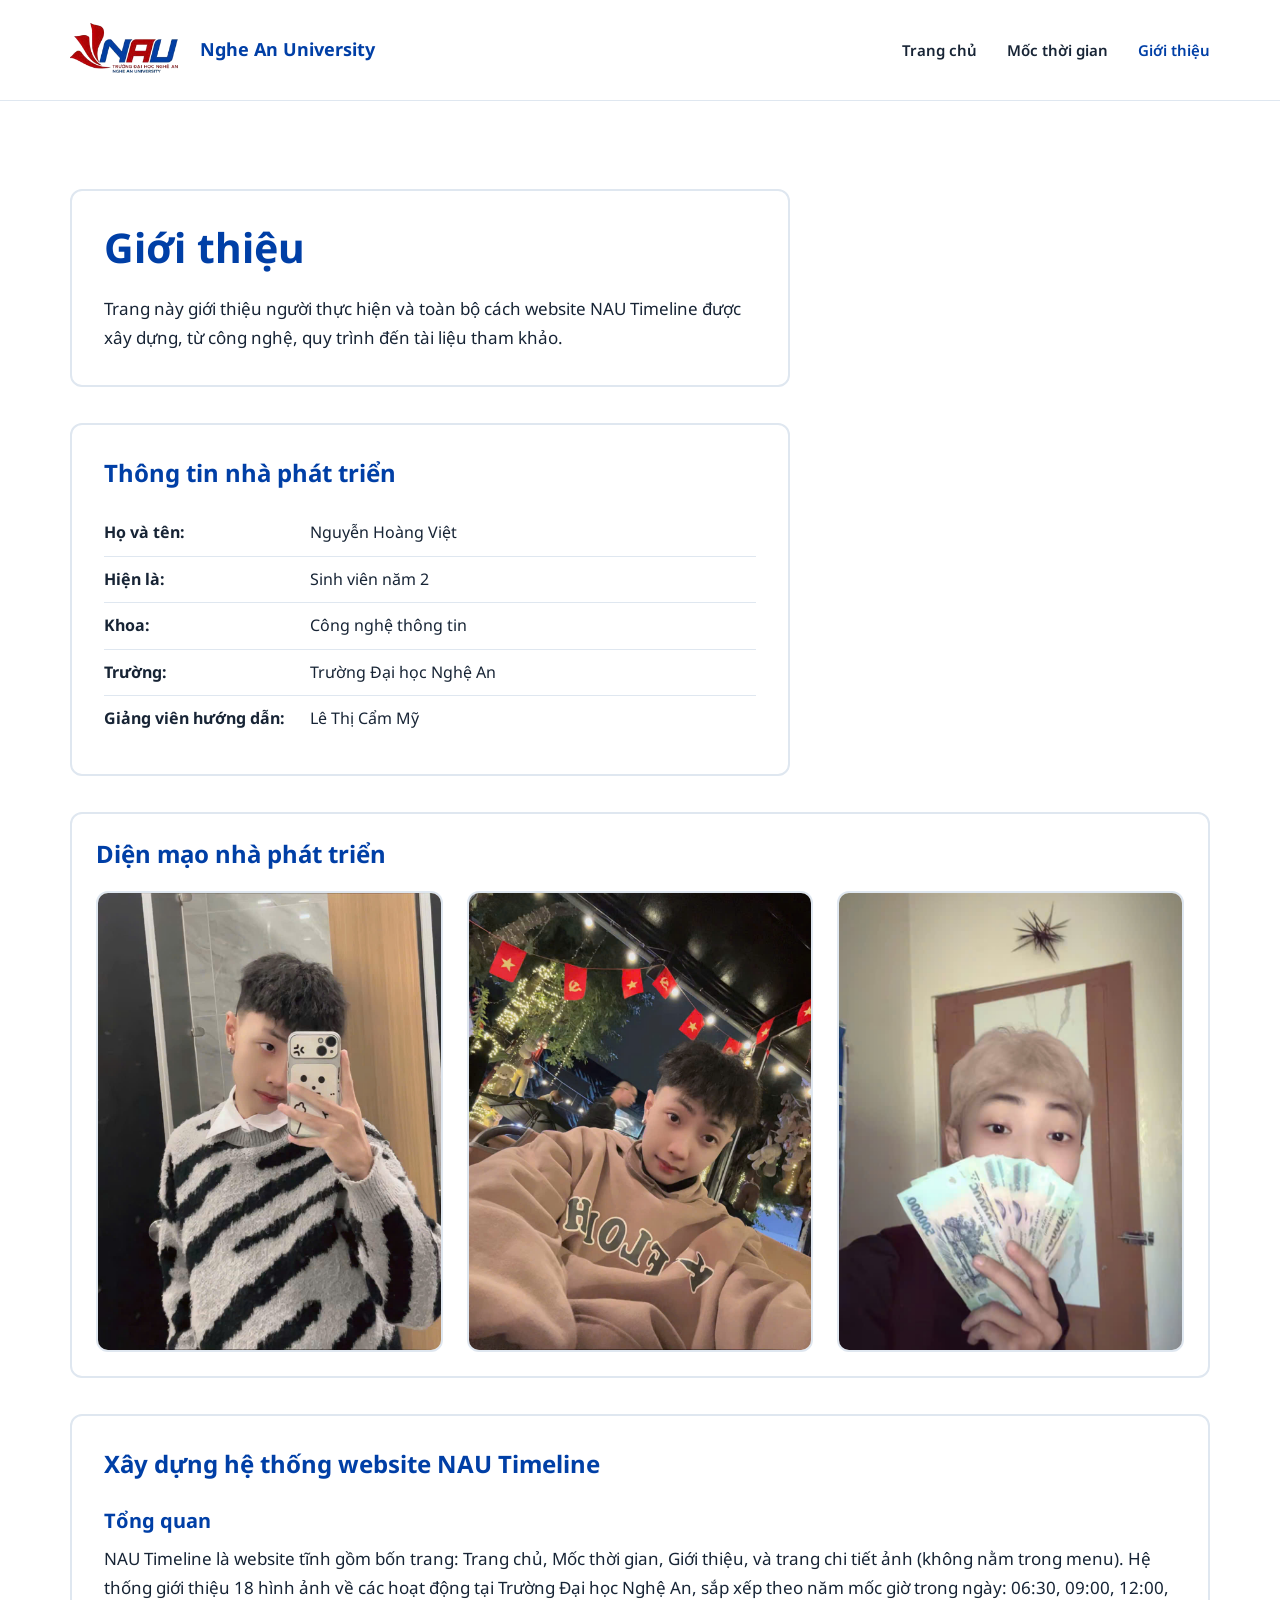
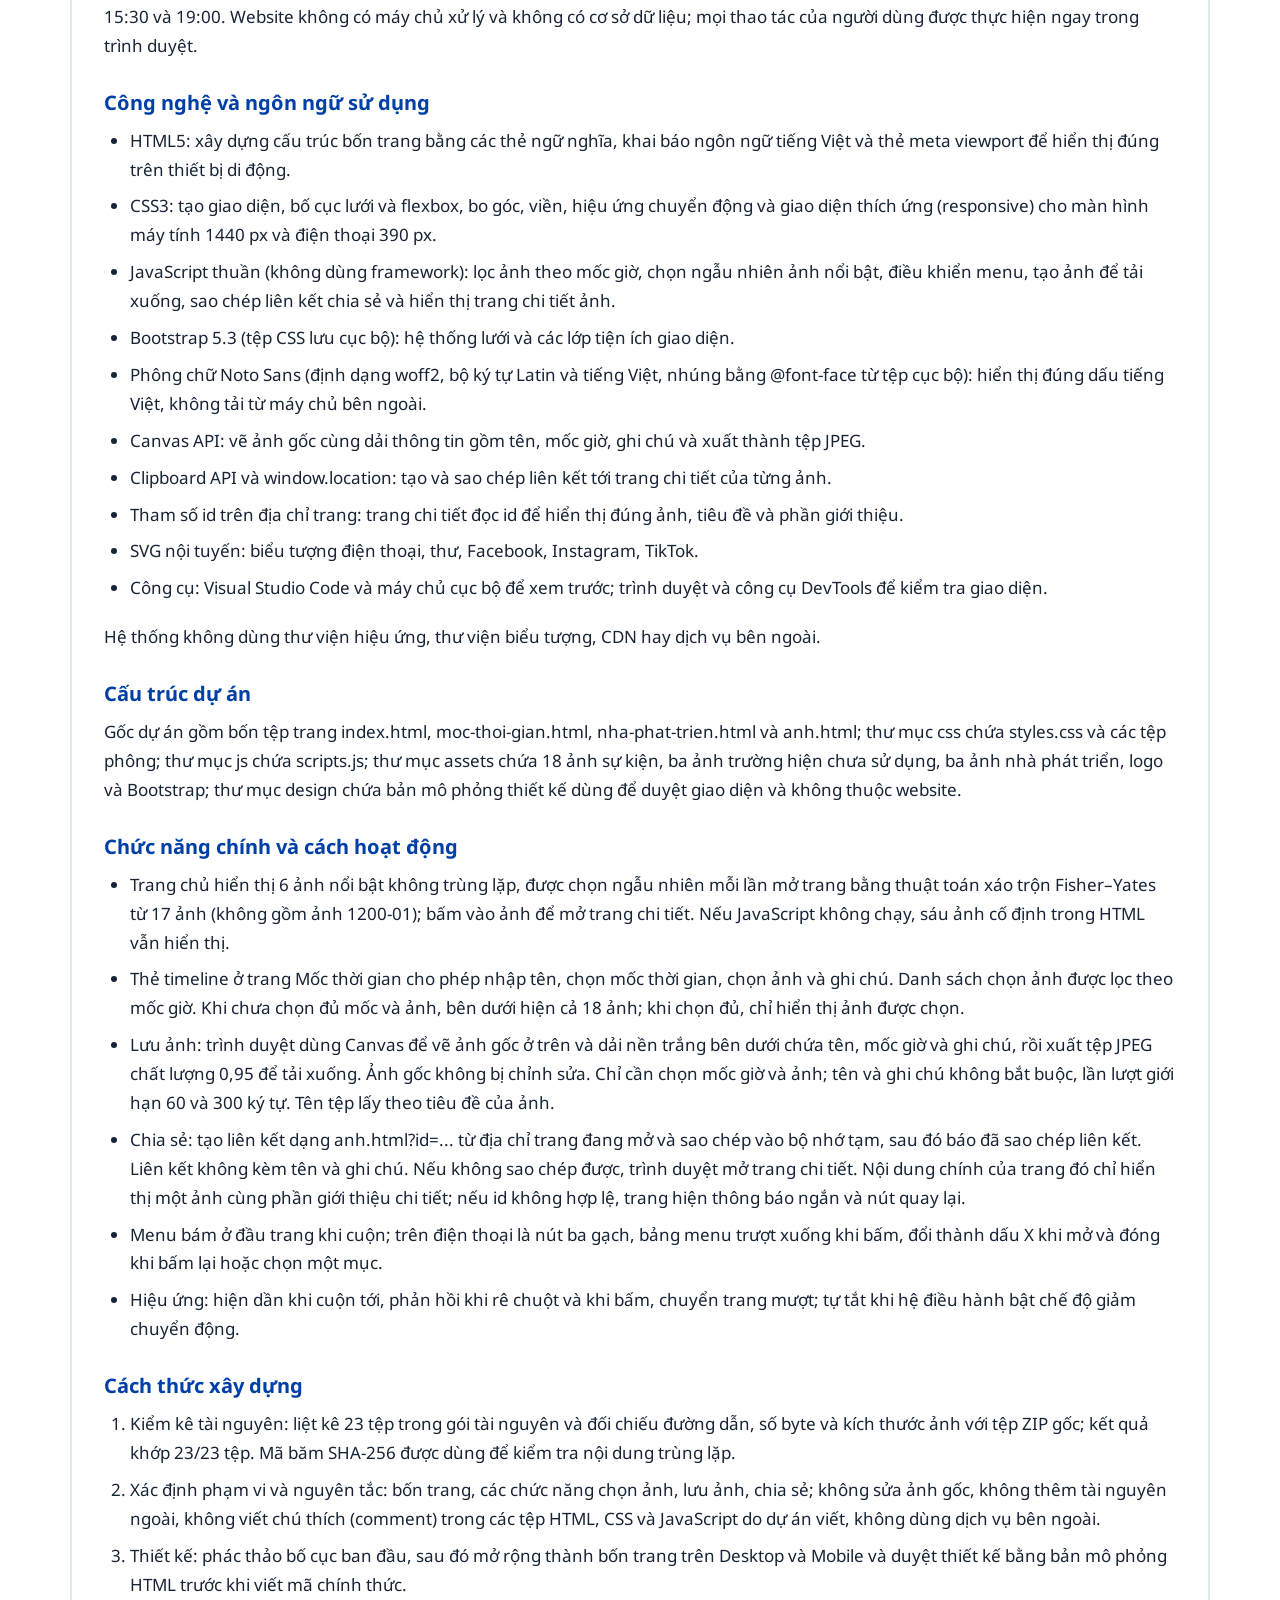
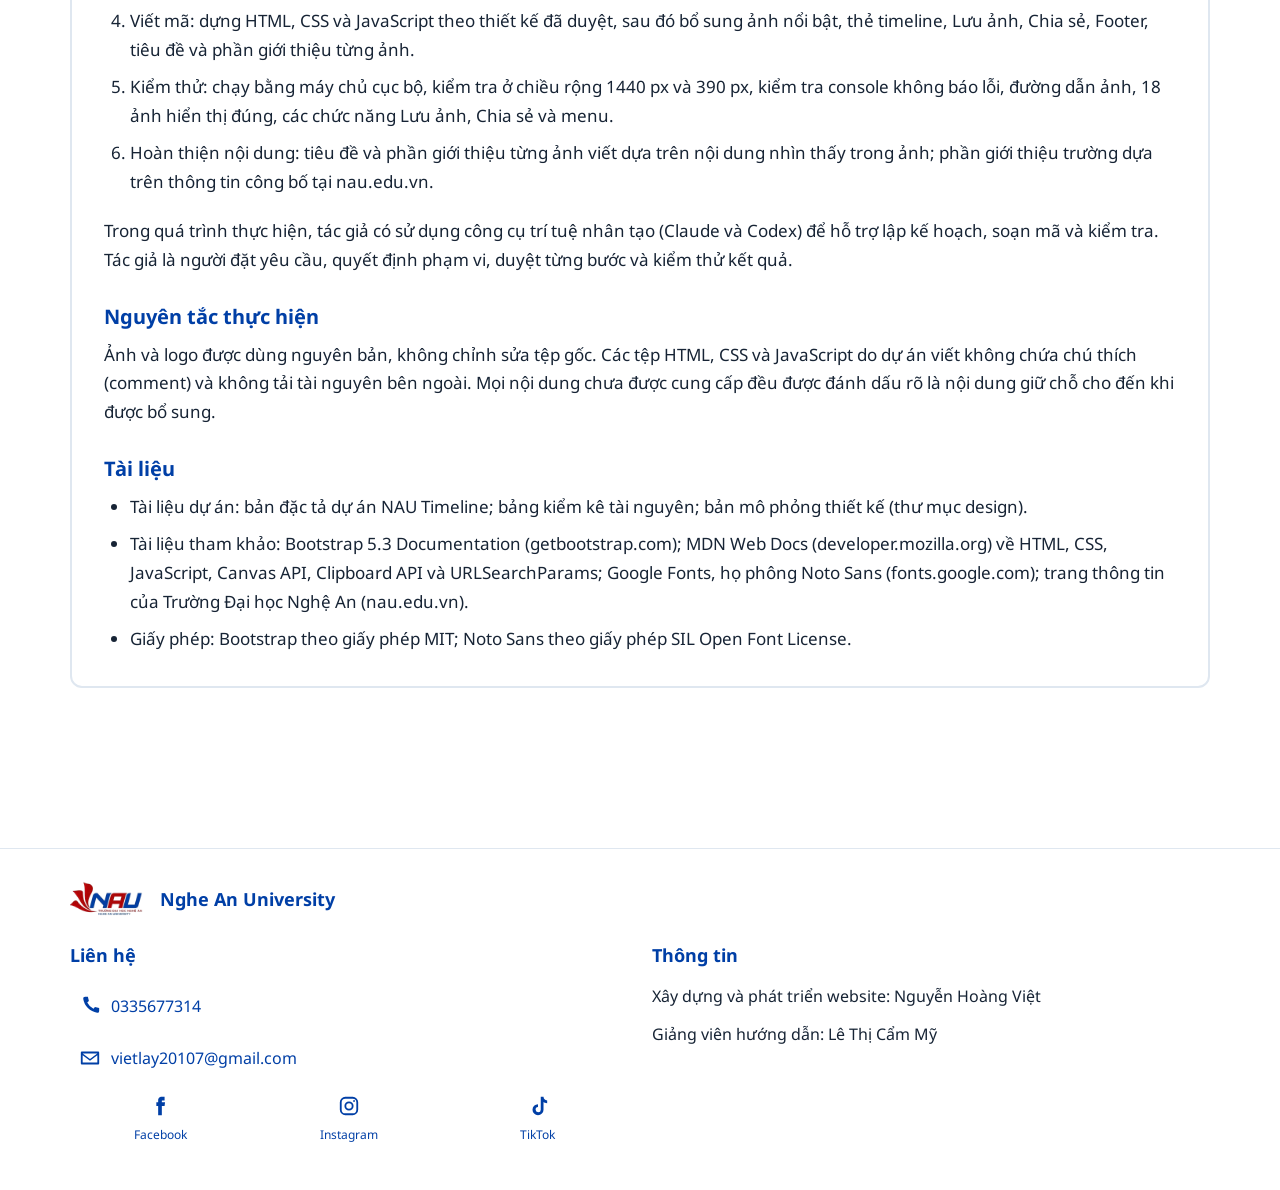
<file: nha-phat-trien.html>
<!DOCTYPE html>
<html lang="vi">
<head>
  <meta charset="UTF-8">
  <meta name="viewport" content="width=device-width, initial-scale=1.0">
  <title>Giới thiệu – NAU Timeline</title>
  <link rel="icon" type="image/png" href="./assets/logo/nau-logo.png">
  <link rel="stylesheet" href="./assets/vendor/bootstrap-5.3/bootstrap.min.css">
  <link rel="stylesheet" href="./css/styles.css">
  <script src="./js/scripts.js" defer></script>
</head>
<body class="site-page">
  <header class="site-header">
    <nav class="site-container site-nav navbar navbar-expand-lg" aria-label="Điều hướng chính">
      <a class="brand" href="./index.html" aria-label="Trang chủ NAU Timeline">
        <img src="./assets/logo/nau-logo.png" alt="Logo NAU">
        <span class="brand-name">Nghe An University</span>
      </a>
      <div class="desktop-menu">
        <a href="./index.html">Trang chủ</a>
        <a href="./moc-thoi-gian.html">Mốc thời gian</a>
        <a href="./nha-phat-trien.html" aria-current="page">Giới thiệu</a>
      </div>
      <div class="mobile-menu">
        <button class="mobile-menu-toggle" type="button" aria-expanded="false" aria-label="Mở menu" aria-controls="mobile-menu-panel">
          <span class="hamburger" aria-hidden="true"><span></span><span></span><span></span></span>
        </button>
        <div class="mobile-menu-panel" id="mobile-menu-panel">
          <a href="./index.html">Trang chủ</a>
          <a href="./moc-thoi-gian.html">Mốc thời gian</a>
          <a href="./nha-phat-trien.html" aria-current="page">Giới thiệu</a>
        </div>
      </div>
    </nav>
  </header>
  <main class="site-container page-main developer-main">
    <div class="content-panel reveal-target">
      <h1>Giới thiệu</h1>
      <p>Trang này giới thiệu người thực hiện và toàn bộ cách website NAU Timeline được xây dựng, từ công nghệ, quy trình đến tài liệu tham khảo.</p>
    </div>
    <section class="content-panel developer-info reveal-target" aria-labelledby="developer-info-title">
      <h2 id="developer-info-title">Thông tin nhà phát triển</h2>
      <dl class="developer-info__list">
        <div class="developer-info__row"><dt>Họ và tên:</dt><dd>Nguyễn Hoàng Việt</dd></div>
        <div class="developer-info__row"><dt>Hiện là:</dt><dd>Sinh viên năm 2</dd></div>
        <div class="developer-info__row"><dt>Khoa:</dt><dd>Công nghệ thông tin</dd></div>
        <div class="developer-info__row"><dt>Trường:</dt><dd>Trường Đại học Nghệ An</dd></div>
        <div class="developer-info__row"><dt>Giảng viên hướng dẫn:</dt><dd>Lê Thị Cẩm Mỹ</dd></div>
      </dl>
    </section>
    <section class="developer-gallery" aria-labelledby="developer-gallery-title">
      <h2 class="reveal-target" id="developer-gallery-title">Diện mạo nhà phát triển</h2>
      <div class="row g-4">
        <div class="col-12 col-md-4">
          <figure class="photo-card developer-card">
            <div class="developer-card__media">
              <img class="developer-photo" src="assets/img/nha-phat-trien/nha-phat-trien-01.jpg" alt="Nguyễn Hoàng Việt, ảnh 1" width="1080" height="1440" loading="lazy" decoding="async">
            </div>
          </figure>
        </div>
        <div class="col-12 col-md-4">
          <figure class="photo-card developer-card">
            <div class="developer-card__media">
              <img class="developer-photo" src="assets/img/nha-phat-trien/nha-phat-trien-02.jpg" alt="Nguyễn Hoàng Việt, ảnh 2" width="1080" height="1440" loading="lazy" decoding="async">
            </div>
          </figure>
        </div>
        <div class="col-12 col-md-4">
          <figure class="photo-card developer-card">
            <div class="developer-card__media">
              <img class="developer-photo developer-photo--third" src="assets/img/nha-phat-trien/nha-phat-trien-03.jpg" alt="Nguyễn Hoàng Việt, ảnh 3" width="720" height="1280" loading="lazy" decoding="async">
            </div>
          </figure>
        </div>
      </div>
    </section>
    <section class="content-panel developer-system full-width-copy reveal-target" aria-labelledby="developer-system-title">
      <h2 id="developer-system-title">Xây dựng hệ thống website NAU Timeline</h2>
      <h3>Tổng quan</h3>
      <p>NAU Timeline là website tĩnh gồm bốn trang: Trang chủ, Mốc thời gian, Giới thiệu, và trang chi tiết ảnh (không nằm trong menu). Hệ thống giới thiệu 18 hình ảnh về các hoạt động tại Trường Đại học Nghệ An, sắp xếp theo năm mốc giờ trong ngày: 06:30, 09:00, 12:00, 15:30 và 19:00. Website không có máy chủ xử lý và không có cơ sở dữ liệu; mọi thao tác của người dùng được thực hiện ngay trong trình duyệt.</p>
      <h3>Công nghệ và ngôn ngữ sử dụng</h3>
      <ul>
        <li>HTML5: xây dựng cấu trúc bốn trang bằng các thẻ ngữ nghĩa, khai báo ngôn ngữ tiếng Việt và thẻ meta viewport để hiển thị đúng trên thiết bị di động.</li>
        <li>CSS3: tạo giao diện, bố cục lưới và flexbox, bo góc, viền, hiệu ứng chuyển động và giao diện thích ứng (responsive) cho màn hình máy tính 1440 px và điện thoại 390 px.</li>
        <li>JavaScript thuần (không dùng framework): lọc ảnh theo mốc giờ, chọn ngẫu nhiên ảnh nổi bật, điều khiển menu, tạo ảnh để tải xuống, sao chép liên kết chia sẻ và hiển thị trang chi tiết ảnh.</li>
        <li>Bootstrap 5.3 (tệp CSS lưu cục bộ): hệ thống lưới và các lớp tiện ích giao diện.</li>
        <li>Phông chữ Noto Sans (định dạng woff2, bộ ký tự Latin và tiếng Việt, nhúng bằng @font-face từ tệp cục bộ): hiển thị đúng dấu tiếng Việt, không tải từ máy chủ bên ngoài.</li>
        <li>Canvas API: vẽ ảnh gốc cùng dải thông tin gồm tên, mốc giờ, ghi chú và xuất thành tệp JPEG.</li>
        <li>Clipboard API và window.location: tạo và sao chép liên kết tới trang chi tiết của từng ảnh.</li>
        <li>Tham số id trên địa chỉ trang: trang chi tiết đọc id để hiển thị đúng ảnh, tiêu đề và phần giới thiệu.</li>
        <li>SVG nội tuyến: biểu tượng điện thoại, thư, Facebook, Instagram, TikTok.</li>
        <li>Công cụ: Visual Studio Code và máy chủ cục bộ để xem trước; trình duyệt và công cụ DevTools để kiểm tra giao diện.</li>
      </ul>
      <p>Hệ thống không dùng thư viện hiệu ứng, thư viện biểu tượng, CDN hay dịch vụ bên ngoài.</p>
      <h3>Cấu trúc dự án</h3>
      <p>Gốc dự án gồm bốn tệp trang index.html, moc-thoi-gian.html, nha-phat-trien.html và anh.html; thư mục css chứa styles.css và các tệp phông; thư mục js chứa scripts.js; thư mục assets chứa 18 ảnh sự kiện, ba ảnh trường hiện chưa sử dụng, ba ảnh nhà phát triển, logo và Bootstrap; thư mục design chứa bản mô phỏng thiết kế dùng để duyệt giao diện và không thuộc website.</p>
      <h3>Chức năng chính và cách hoạt động</h3>
      <ul>
        <li>Trang chủ hiển thị 6 ảnh nổi bật không trùng lặp, được chọn ngẫu nhiên mỗi lần mở trang bằng thuật toán xáo trộn Fisher–Yates từ 17 ảnh (không gồm ảnh 1200-01); bấm vào ảnh để mở trang chi tiết. Nếu JavaScript không chạy, sáu ảnh cố định trong HTML vẫn hiển thị.</li>
        <li>Thẻ timeline ở trang Mốc thời gian cho phép nhập tên, chọn mốc thời gian, chọn ảnh và ghi chú. Danh sách chọn ảnh được lọc theo mốc giờ. Khi chưa chọn đủ mốc và ảnh, bên dưới hiện cả 18 ảnh; khi chọn đủ, chỉ hiển thị ảnh được chọn.</li>
        <li>Lưu ảnh: trình duyệt dùng Canvas để vẽ ảnh gốc ở trên và dải nền trắng bên dưới chứa tên, mốc giờ và ghi chú, rồi xuất tệp JPEG chất lượng 0,95 để tải xuống. Ảnh gốc không bị chỉnh sửa. Chỉ cần chọn mốc giờ và ảnh; tên và ghi chú không bắt buộc, lần lượt giới hạn 60 và 300 ký tự. Tên tệp lấy theo tiêu đề của ảnh.</li>
        <li>Chia sẻ: tạo liên kết dạng anh.html?id=... từ địa chỉ trang đang mở và sao chép vào bộ nhớ tạm, sau đó báo đã sao chép liên kết. Liên kết không kèm tên và ghi chú. Nếu không sao chép được, trình duyệt mở trang chi tiết. Nội dung chính của trang đó chỉ hiển thị một ảnh cùng phần giới thiệu chi tiết; nếu id không hợp lệ, trang hiện thông báo ngắn và nút quay lại.</li>
        <li>Menu bám ở đầu trang khi cuộn; trên điện thoại là nút ba gạch, bảng menu trượt xuống khi bấm, đổi thành dấu X khi mở và đóng khi bấm lại hoặc chọn một mục.</li>
        <li>Hiệu ứng: hiện dần khi cuộn tới, phản hồi khi rê chuột và khi bấm, chuyển trang mượt; tự tắt khi hệ điều hành bật chế độ giảm chuyển động.</li>
      </ul>
      <h3>Cách thức xây dựng</h3>
      <ol>
        <li>Kiểm kê tài nguyên: liệt kê 23 tệp trong gói tài nguyên và đối chiếu đường dẫn, số byte và kích thước ảnh với tệp ZIP gốc; kết quả khớp 23/23 tệp. Mã băm SHA-256 được dùng để kiểm tra nội dung trùng lặp.</li>
        <li>Xác định phạm vi và nguyên tắc: bốn trang, các chức năng chọn ảnh, lưu ảnh, chia sẻ; không sửa ảnh gốc, không thêm tài nguyên ngoài, không viết chú thích (comment) trong các tệp HTML, CSS và JavaScript do dự án viết, không dùng dịch vụ bên ngoài.</li>
        <li>Thiết kế: phác thảo bố cục ban đầu, sau đó mở rộng thành bốn trang trên Desktop và Mobile và duyệt thiết kế bằng bản mô phỏng HTML trước khi viết mã chính thức.</li>
        <li>Viết mã: dựng HTML, CSS và JavaScript theo thiết kế đã duyệt, sau đó bổ sung ảnh nổi bật, thẻ timeline, Lưu ảnh, Chia sẻ, Footer, tiêu đề và phần giới thiệu từng ảnh.</li>
        <li>Kiểm thử: chạy bằng máy chủ cục bộ, kiểm tra ở chiều rộng 1440 px và 390 px, kiểm tra console không báo lỗi, đường dẫn ảnh, 18 ảnh hiển thị đúng, các chức năng Lưu ảnh, Chia sẻ và menu.</li>
        <li>Hoàn thiện nội dung: tiêu đề và phần giới thiệu từng ảnh viết dựa trên nội dung nhìn thấy trong ảnh; phần giới thiệu trường dựa trên thông tin công bố tại nau.edu.vn.</li>
      </ol>
      <p>Trong quá trình thực hiện, tác giả có sử dụng công cụ trí tuệ nhân tạo (Claude và Codex) để hỗ trợ lập kế hoạch, soạn mã và kiểm tra. Tác giả là người đặt yêu cầu, quyết định phạm vi, duyệt từng bước và kiểm thử kết quả.</p>
      <h3>Nguyên tắc thực hiện</h3>
      <p>Ảnh và logo được dùng nguyên bản, không chỉnh sửa tệp gốc. Các tệp HTML, CSS và JavaScript do dự án viết không chứa chú thích (comment) và không tải tài nguyên bên ngoài. Mọi nội dung chưa được cung cấp đều được đánh dấu rõ là nội dung giữ chỗ cho đến khi được bổ sung.</p>
      <h3>Tài liệu</h3>
      <ul>
        <li>Tài liệu dự án: bản đặc tả dự án NAU Timeline; bảng kiểm kê tài nguyên; bản mô phỏng thiết kế (thư mục design).</li>
        <li>Tài liệu tham khảo: Bootstrap 5.3 Documentation (getbootstrap.com); MDN Web Docs (developer.mozilla.org) về HTML, CSS, JavaScript, Canvas API, Clipboard API và URLSearchParams; Google Fonts, họ phông Noto Sans (fonts.google.com); trang thông tin của Trường Đại học Nghệ An (nau.edu.vn).</li>
        <li>Giấy phép: Bootstrap theo giấy phép MIT; Noto Sans theo giấy phép SIL Open Font License.</li>
      </ul>
    </section>
  </main>
  <footer class="site-footer">
    <div class="site-container">
      <div class="footer-brand">
        <img class="footer-logo" src="./assets/logo/nau-logo.png" alt="">
        <span class="brand-name">Nghe An University</span>
      </div>
      <div class="row g-4 footer-grid">
        <div class="col-12 col-md-6 footer-info-column">
          <section class="footer-card footer-info" aria-labelledby="footer-info-title">
            <h2 id="footer-info-title">Thông tin</h2>
            <p>Xây dựng và phát triển website: Nguyễn Hoàng Việt</p>
            <p>Giảng viên hướng dẫn: Lê Thị Cẩm Mỹ</p>
          </section>
        </div>
        <div class="col-12 col-md-6 footer-contact-column">
          <section class="footer-card" aria-labelledby="footer-contact-title">
            <h2 id="footer-contact-title">Liên hệ</h2>
            <div class="footer-contact">
              <span class="footer-link footer-placeholder" data-contact="hotline">
                <svg class="footer-icon" viewBox="0 0 24 24" width="24" height="24" aria-hidden="true" focusable="false" fill="currentColor"><path d="M6.6 2h3.1l1.1 4.6-1.8 1.6a15 15 0 0 0 6.8 6.8l1.6-1.8 4.6 1.1v3.1a2 2 0 0 1-2.2 2A18 18 0 0 1 4.6 4.2 2 2 0 0 1 6.6 2Z"/></svg>
                <span>[Placeholder] Hotline – chưa cung cấp</span>
              </span>
              <span class="footer-link footer-placeholder" data-contact="email">
                <svg class="footer-icon" viewBox="0 0 24 24" width="24" height="24" aria-hidden="true" focusable="false" fill="currentColor"><path d="M3 5h18a1 1 0 0 1 1 1v12a1 1 0 0 1-1 1H3a1 1 0 0 1-1-1V6a1 1 0 0 1 1-1Zm9 8 8-6H4l8 6Zm0 2L4 9v8h16V9l-8 6Z"/></svg>
                <span>[Placeholder] Email – chưa cung cấp</span>
              </span>
              <div class="footer-social">
                <a class="footer-link footer-placeholder" data-contact="facebook">
                  <svg class="footer-icon" viewBox="0 0 24 24" width="24" height="24" aria-hidden="true" focusable="false" fill="currentColor"><path d="M14 8V6.5c0-.5.3-.5.5-.5H17V2h-3c-3.4 0-4 2.5-4 4v2H8v4h2v10h4V12h3l.5-4H14Z"/></svg>
                  <span>Facebook</span>
                </a>
                <a class="footer-link footer-placeholder" data-contact="instagram">
                  <svg class="footer-icon" viewBox="0 0 24 24" width="24" height="24" aria-hidden="true" focusable="false" fill="none" stroke="currentColor" stroke-width="2"><rect x="3" y="3" width="18" height="18" rx="5"/><circle cx="12" cy="12" r="4"/><circle cx="17.5" cy="6.5" r="1" fill="currentColor" stroke="none"/></svg>
                  <span>Instagram</span>
                </a>
                <a class="footer-link footer-placeholder" data-contact="tiktok">
                  <svg class="footer-icon" viewBox="0 0 24 24" width="24" height="24" aria-hidden="true" focusable="false" fill="currentColor"><path d="M15 2h3c.2 2.4 1.5 3.9 4 4v3c-1.8 0-3.2-.5-4-1.3V16a6 6 0 1 1-6-6v3.2a2.8 2.8 0 1 0 3 2.8V2Z"/></svg>
                  <span>TikTok</span>
                </a>
              </div>
            </div>
          </section>
        </div>
      </div>
    </div>
  </footer>
</body>
</html>
</file>
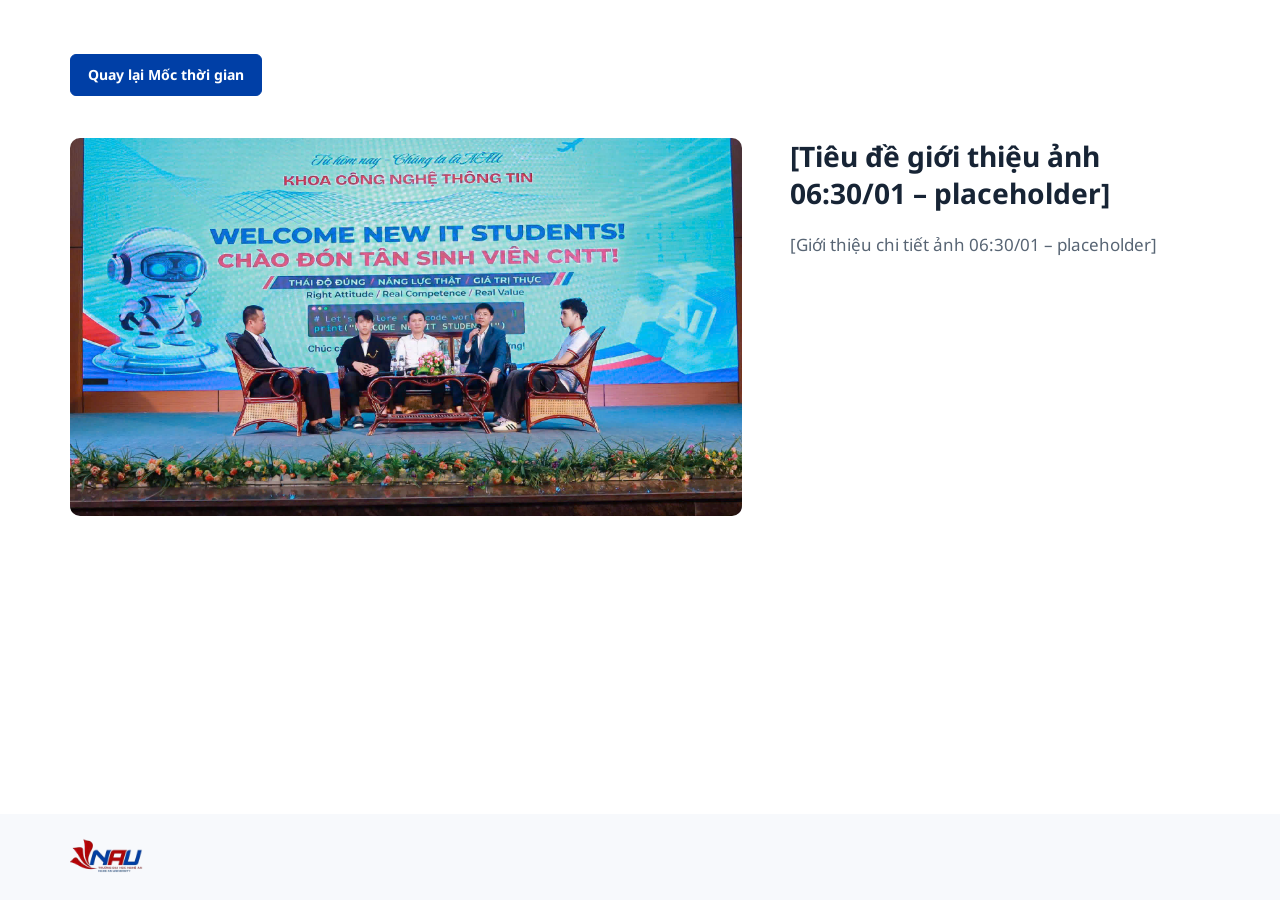
<file: design/mockup/anh.html>
<!DOCTYPE html>
<html lang="vi">
<head>
  <meta charset="UTF-8">
  <meta name="viewport" content="width=device-width, initial-scale=1.0">
  <title>NAU Timeline</title>
  <link rel="stylesheet" href="../../assets/vendor/bootstrap-5.3/bootstrap.min.css">
  <link rel="stylesheet" href="./styles.css">
  <script src="./scripts.js" defer></script>
</head>
<body class="site-page">
  <main class="site-container page-main detail-main">
    <a class="button button-primary back-link" href="./moc-thoi-gian.html">Quay lại Mốc thời gian</a>
    <div class="detail-layout">
      <div class="detail-image-wrap">
        <img id="detail-image" src="../../assets/img/su-kien/0630/01.jpg" alt="[Mô tả ảnh – placeholder]">
      </div>
      <section class="detail-copy">
        <h1 id="detail-title">[Tiêu đề giới thiệu ảnh – placeholder]</h1>
        <p id="detail-intro" class="placeholder-copy">[Giới thiệu chi tiết ảnh – placeholder]</p>
      </section>
    </div>
  </main>
  <footer class="site-footer">
    <div class="site-container">
      <img class="footer-logo" src="../../assets/logo/nau-logo.png" alt="Logo NAU">
    </div>
  </footer>
</body>
</html>
</file>
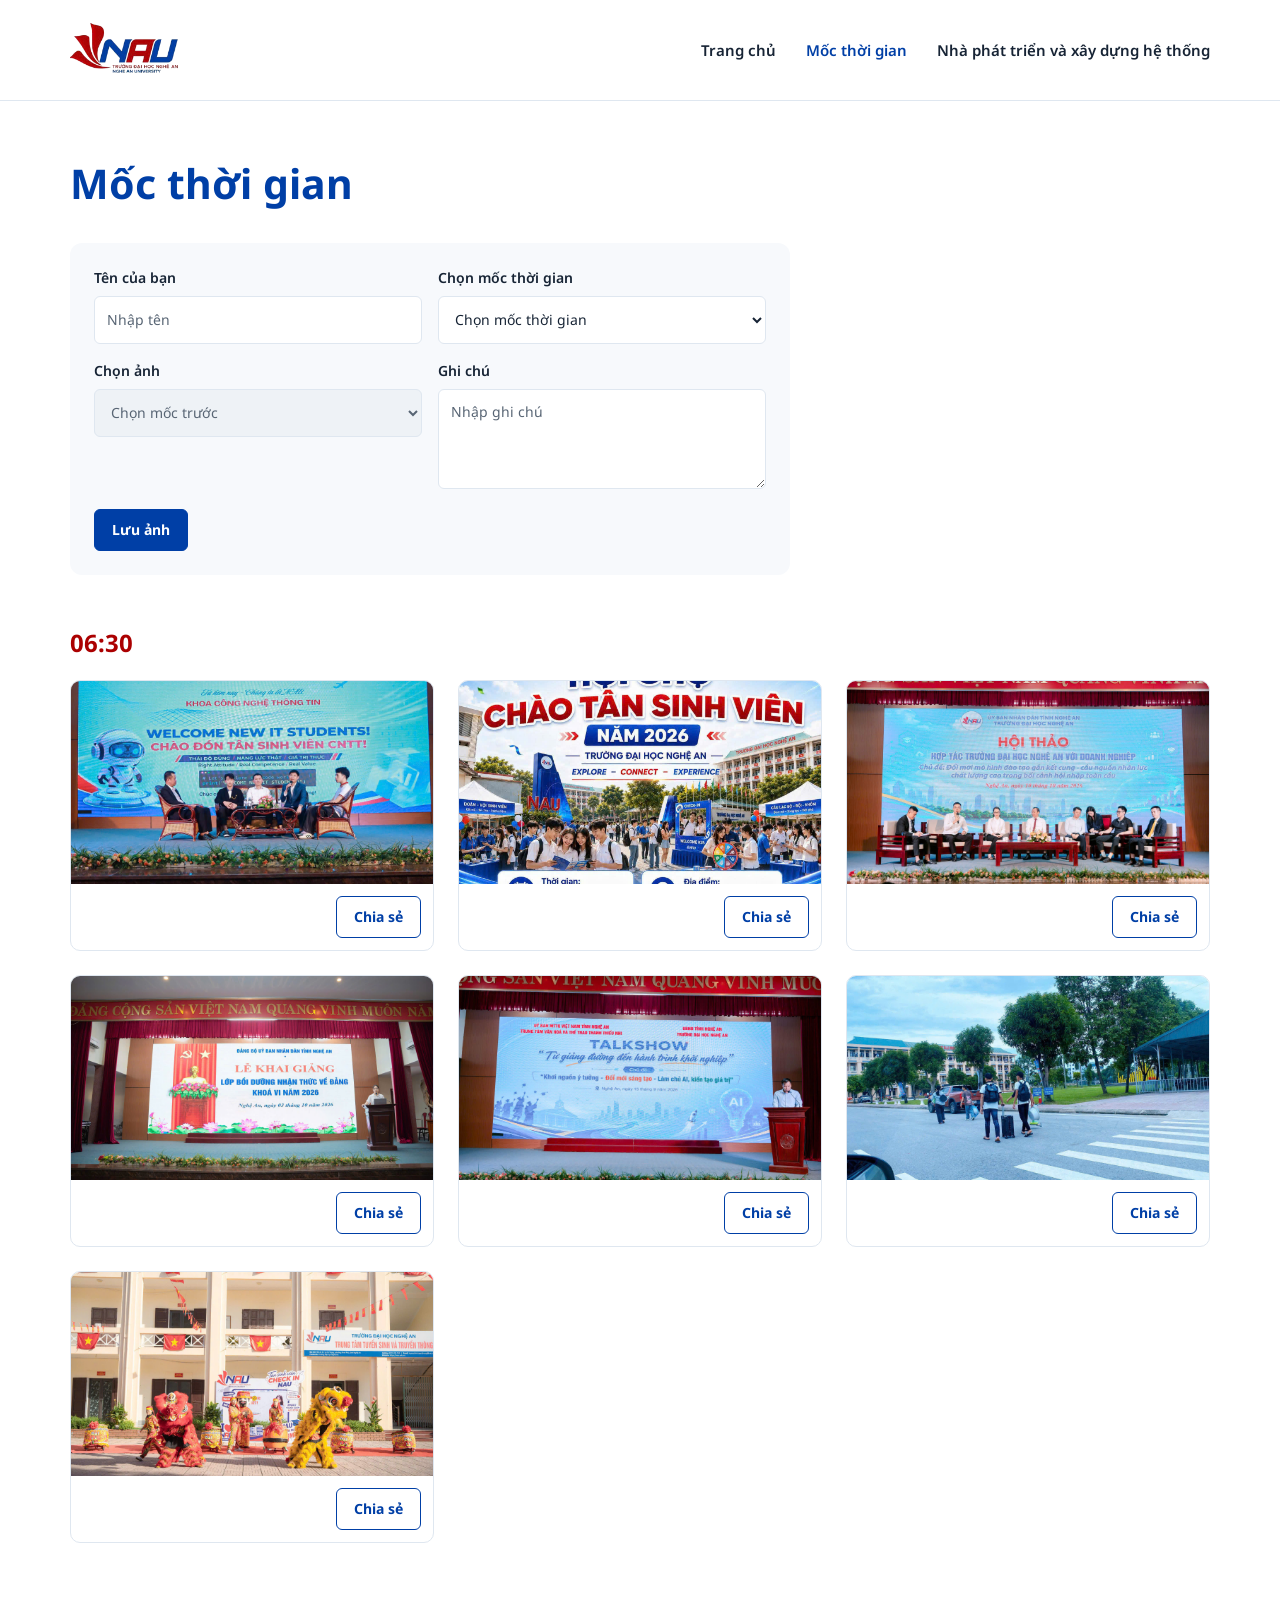
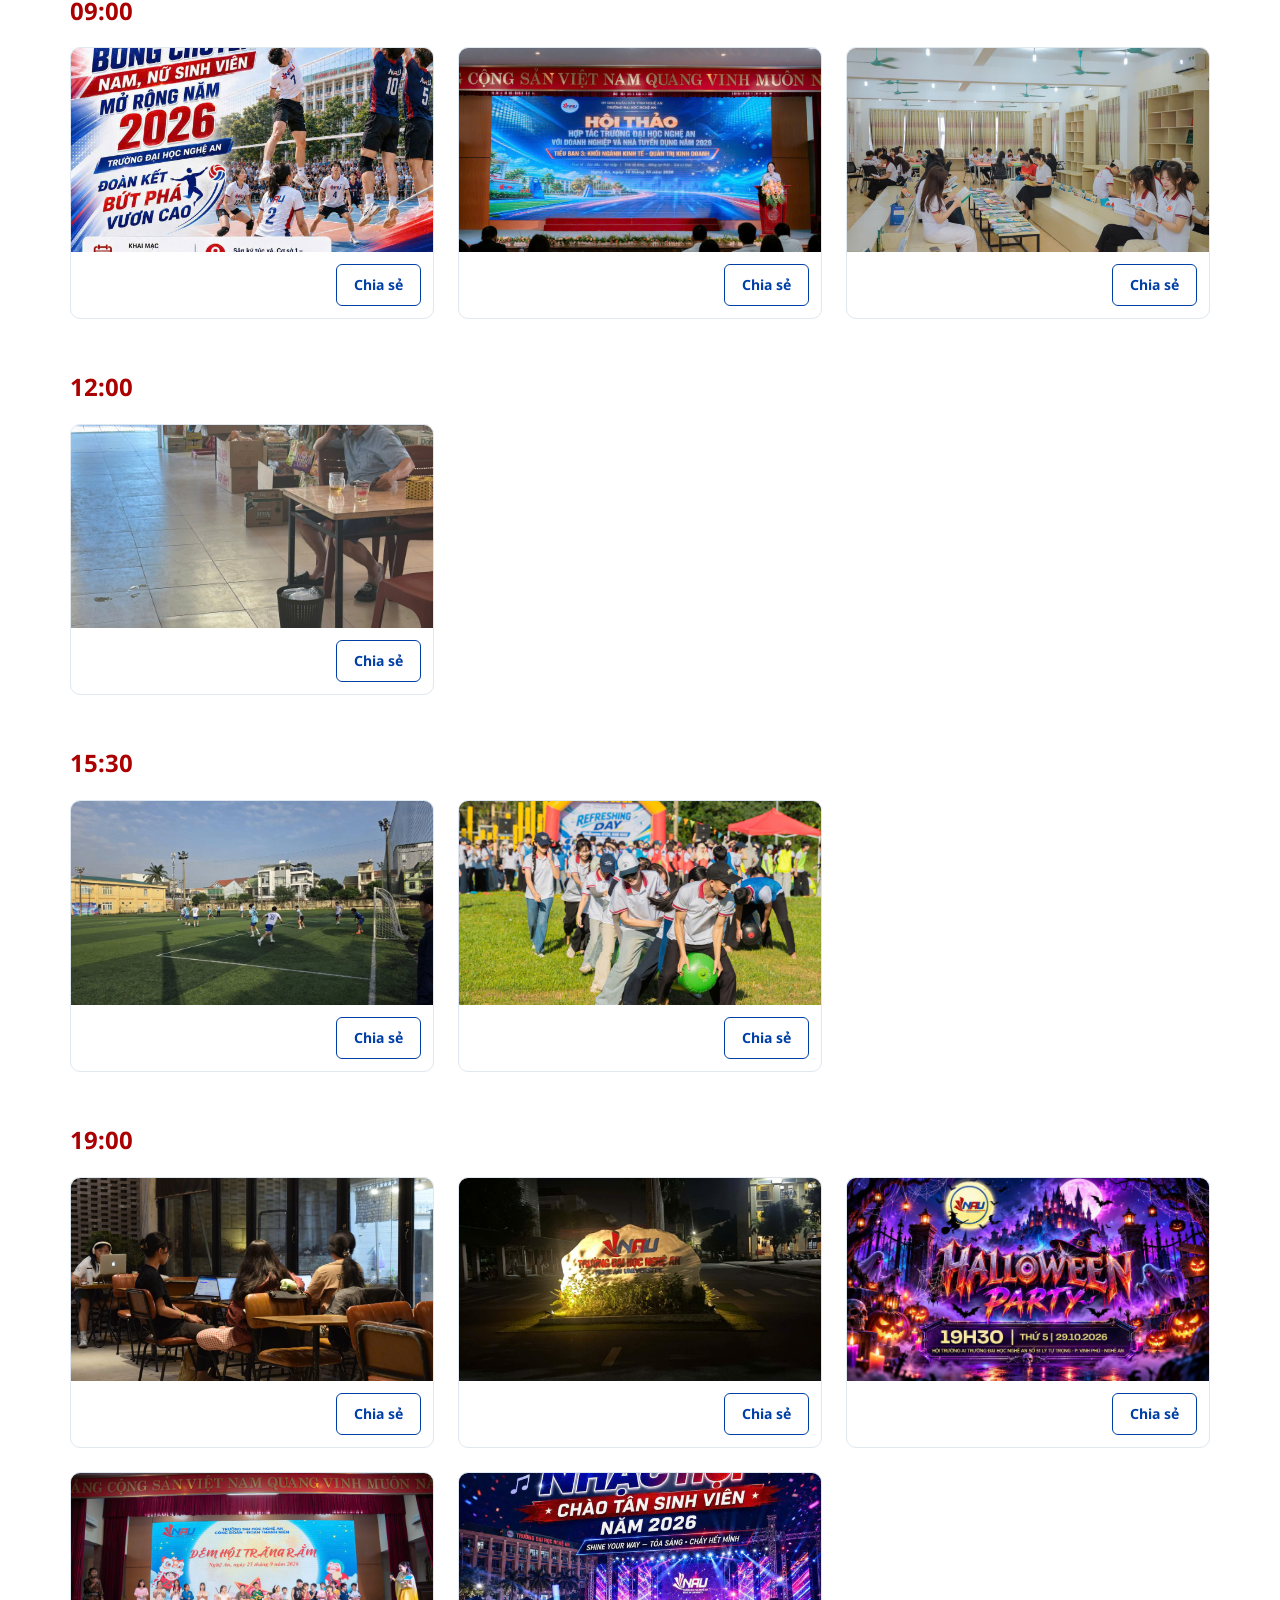
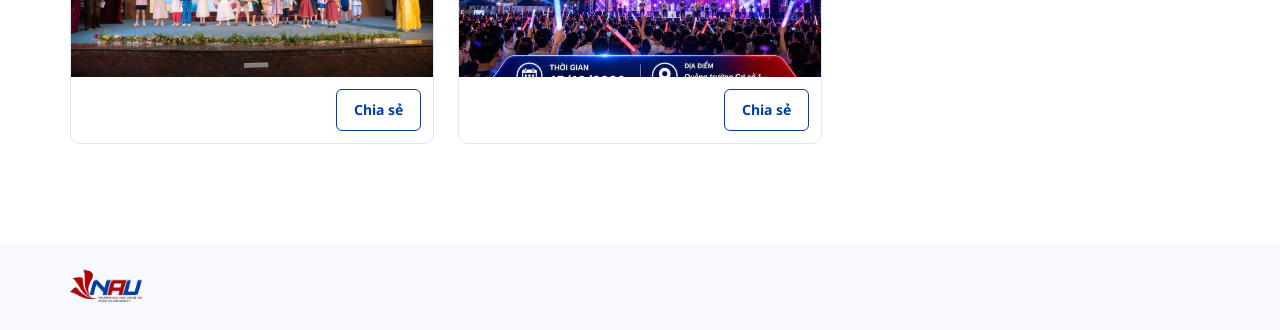
<file: design/mockup/moc-thoi-gian.html>
<!DOCTYPE html>
<html lang="vi">
<head>
  <meta charset="UTF-8">
  <meta name="viewport" content="width=device-width, initial-scale=1.0">
  <title>Mốc thời gian – NAU Timeline</title>
  <link rel="stylesheet" href="../../assets/vendor/bootstrap-5.3/bootstrap.min.css">
  <link rel="stylesheet" href="./styles.css">
  <script src="./scripts.js" defer></script>
</head>
<body class="site-page">
  <header class="site-header">
    <nav class="site-container site-nav" aria-label="Điều hướng chính">
      <a class="brand" href="./index.html"><img src="../../assets/logo/nau-logo.png" alt="Logo NAU"></a>
      <div class="desktop-menu">
        <a href="./index.html">Trang chủ</a>
        <a href="./moc-thoi-gian.html" aria-current="page">Mốc thời gian</a>
        <a href="./nha-phat-trien.html">Nhà phát triển và xây dựng hệ thống</a>
      </div>
      <details class="mobile-menu">
        <summary aria-label="Mở menu"><span class="hamburger"><span></span><span></span><span></span></span></summary>
        <div class="mobile-menu-panel">
          <a href="./index.html">Trang chủ</a>
          <a href="./moc-thoi-gian.html" aria-current="page">Mốc thời gian</a>
          <a href="./nha-phat-trien.html">Nhà phát triển và xây dựng hệ thống</a>
        </div>
      </details>
    </nav>
  </header>
  <main class="site-container page-main timeline-main">
    <h1>Mốc thời gian</h1>
    <form class="creator-panel" aria-label="Lưu ảnh">
      <div class="row g-3">
        <div class="col-12 col-md-6">
          <label class="field-label" for="visitor-name">Tên của bạn</label>
          <input class="mockup-input" id="visitor-name" type="text" placeholder="Nhập tên">
        </div>
        <div class="col-12 col-md-6">
          <label class="field-label" for="time-select">Chọn mốc thời gian</label>
          <select class="mockup-input" id="time-select">
            <option value="">Chọn mốc thời gian</option>
            <option value="0630">06:30</option>
            <option value="0900">09:00</option>
            <option value="1200">12:00</option>
            <option value="1530">15:30</option>
            <option value="1900">19:00</option>
          </select>
        </div>
        <div class="col-12 col-md-6">
          <label class="field-label" for="photo-select">Chọn ảnh</label>
          <select class="mockup-input" id="photo-select" disabled>
            <option value="">Chọn mốc trước</option>
          </select>
        </div>
        <div class="col-12 col-md-6">
          <label class="field-label" for="visitor-note">Ghi chú</label>
          <textarea class="mockup-input" id="visitor-note" placeholder="Nhập ghi chú"></textarea>
        </div>
      </div>
      <div class="form-actions"><button class="button button-primary" type="button">Lưu ảnh</button></div>
    </form>
    <section class="time-group" aria-labelledby="time-0630">
      <h2 id="time-0630">06:30</h2>
      <div class="row g-4">
        <div class="col-12 col-md-6 col-lg-4">
          <article class="photo-card" data-time="0630" data-photo-id="0630-01">
            <div class="photo-card__media"><img src="../../assets/img/su-kien/0630/01.jpg" alt="[Alt ảnh 06:30 số 01 – placeholder]"></div>
            <div class="photo-card__action"><a class="button button-outline" href="./anh.html?id=0630-01">Chia sẻ</a></div>
          </article>
        </div>
        <div class="col-12 col-md-6 col-lg-4">
          <article class="photo-card" data-time="0630" data-photo-id="0630-02">
            <div class="photo-card__media"><img src="../../assets/img/su-kien/0630/02.jpg" alt="[Alt ảnh 06:30 số 02 – placeholder]"></div>
            <div class="photo-card__action"><a class="button button-outline" href="./anh.html?id=0630-02">Chia sẻ</a></div>
          </article>
        </div>
        <div class="col-12 col-md-6 col-lg-4">
          <article class="photo-card" data-time="0630" data-photo-id="0630-03">
            <div class="photo-card__media"><img src="../../assets/img/su-kien/0630/03.jpg" alt="[Alt ảnh 06:30 số 03 – placeholder]"></div>
            <div class="photo-card__action"><a class="button button-outline" href="./anh.html?id=0630-03">Chia sẻ</a></div>
          </article>
        </div>
        <div class="col-12 col-md-6 col-lg-4">
          <article class="photo-card" data-time="0630" data-photo-id="0630-04">
            <div class="photo-card__media"><img src="../../assets/img/su-kien/0630/04.jpg" alt="[Alt ảnh 06:30 số 04 – placeholder]"></div>
            <div class="photo-card__action"><a class="button button-outline" href="./anh.html?id=0630-04">Chia sẻ</a></div>
          </article>
        </div>
        <div class="col-12 col-md-6 col-lg-4">
          <article class="photo-card" data-time="0630" data-photo-id="0630-05">
            <div class="photo-card__media"><img src="../../assets/img/su-kien/0630/05.jpg" alt="[Alt ảnh 06:30 số 05 – placeholder]"></div>
            <div class="photo-card__action"><a class="button button-outline" href="./anh.html?id=0630-05">Chia sẻ</a></div>
          </article>
        </div>
        <div class="col-12 col-md-6 col-lg-4">
          <article class="photo-card" data-time="0630" data-photo-id="0630-06">
            <div class="photo-card__media"><img src="../../assets/img/su-kien/0630/06.jpg" alt="[Alt ảnh 06:30 số 06 – placeholder]"></div>
            <div class="photo-card__action"><a class="button button-outline" href="./anh.html?id=0630-06">Chia sẻ</a></div>
          </article>
        </div>
        <div class="col-12 col-md-6 col-lg-4">
          <article class="photo-card" data-time="0630" data-photo-id="0630-07">
            <div class="photo-card__media"><img src="../../assets/img/su-kien/0630/07.jpg" alt="[Alt ảnh 06:30 số 07 – placeholder]"></div>
            <div class="photo-card__action"><a class="button button-outline" href="./anh.html?id=0630-07">Chia sẻ</a></div>
          </article>
        </div>
      </div>
    </section>
    <section class="time-group" aria-labelledby="time-0900">
      <h2 id="time-0900">09:00</h2>
      <div class="row g-4">
        <div class="col-12 col-md-6 col-lg-4">
          <article class="photo-card" data-time="0900" data-photo-id="0900-01">
            <div class="photo-card__media"><img src="../../assets/img/su-kien/0900/01.jpg" alt="[Alt ảnh 09:00 số 01 – placeholder]"></div>
            <div class="photo-card__action"><a class="button button-outline" href="./anh.html?id=0900-01">Chia sẻ</a></div>
          </article>
        </div>
        <div class="col-12 col-md-6 col-lg-4">
          <article class="photo-card" data-time="0900" data-photo-id="0900-02">
            <div class="photo-card__media"><img src="../../assets/img/su-kien/0900/02.jpg" alt="[Alt ảnh 09:00 số 02 – placeholder]"></div>
            <div class="photo-card__action"><a class="button button-outline" href="./anh.html?id=0900-02">Chia sẻ</a></div>
          </article>
        </div>
        <div class="col-12 col-md-6 col-lg-4">
          <article class="photo-card" data-time="0900" data-photo-id="0900-03">
            <div class="photo-card__media"><img src="../../assets/img/su-kien/0900/03.jpg" alt="[Alt ảnh 09:00 số 03 – placeholder]"></div>
            <div class="photo-card__action"><a class="button button-outline" href="./anh.html?id=0900-03">Chia sẻ</a></div>
          </article>
        </div>
      </div>
    </section>
    <section class="time-group" aria-labelledby="time-1200">
      <h2 id="time-1200">12:00</h2>
      <div class="row g-4">
        <div class="col-12 col-md-6 col-lg-4">
          <article class="photo-card" data-time="1200" data-photo-id="1200-01">
            <div class="photo-card__media"><img src="../../assets/img/su-kien/1200/01.jpg" alt="[Alt ảnh 12:00 số 01 – placeholder]"></div>
            <div class="photo-card__action"><a class="button button-outline" href="./anh.html?id=1200-01">Chia sẻ</a></div>
          </article>
        </div>
      </div>
    </section>
    <section class="time-group" aria-labelledby="time-1530">
      <h2 id="time-1530">15:30</h2>
      <div class="row g-4">
        <div class="col-12 col-md-6 col-lg-4">
          <article class="photo-card" data-time="1530" data-photo-id="1530-01">
            <div class="photo-card__media"><img src="../../assets/img/su-kien/1530/01.jpg" alt="[Alt ảnh 15:30 số 01 – placeholder]"></div>
            <div class="photo-card__action"><a class="button button-outline" href="./anh.html?id=1530-01">Chia sẻ</a></div>
          </article>
        </div>
        <div class="col-12 col-md-6 col-lg-4">
          <article class="photo-card" data-time="1530" data-photo-id="1530-02">
            <div class="photo-card__media"><img src="../../assets/img/su-kien/1530/02.jpg" alt="[Alt ảnh 15:30 số 02 – placeholder]"></div>
            <div class="photo-card__action"><a class="button button-outline" href="./anh.html?id=1530-02">Chia sẻ</a></div>
          </article>
        </div>
      </div>
    </section>
    <section class="time-group" aria-labelledby="time-1900">
      <h2 id="time-1900">19:00</h2>
      <div class="row g-4">
        <div class="col-12 col-md-6 col-lg-4">
          <article class="photo-card" data-time="1900" data-photo-id="1900-01">
            <div class="photo-card__media"><img src="../../assets/img/su-kien/1900/01.jpg" alt="[Alt ảnh 19:00 số 01 – placeholder]"></div>
            <div class="photo-card__action"><a class="button button-outline" href="./anh.html?id=1900-01">Chia sẻ</a></div>
          </article>
        </div>
        <div class="col-12 col-md-6 col-lg-4">
          <article class="photo-card" data-time="1900" data-photo-id="1900-02">
            <div class="photo-card__media"><img src="../../assets/img/su-kien/1900/02.jpg" alt="[Alt ảnh 19:00 số 02 – placeholder]"></div>
            <div class="photo-card__action"><a class="button button-outline" href="./anh.html?id=1900-02">Chia sẻ</a></div>
          </article>
        </div>
        <div class="col-12 col-md-6 col-lg-4">
          <article class="photo-card" data-time="1900" data-photo-id="1900-03">
            <div class="photo-card__media"><img src="../../assets/img/su-kien/1900/03.jpg" alt="[Alt ảnh 19:00 số 03 – placeholder]"></div>
            <div class="photo-card__action"><a class="button button-outline" href="./anh.html?id=1900-03">Chia sẻ</a></div>
          </article>
        </div>
        <div class="col-12 col-md-6 col-lg-4">
          <article class="photo-card" data-time="1900" data-photo-id="1900-04">
            <div class="photo-card__media"><img src="../../assets/img/su-kien/1900/04.jpg" alt="[Alt ảnh 19:00 số 04 – placeholder]"></div>
            <div class="photo-card__action"><a class="button button-outline" href="./anh.html?id=1900-04">Chia sẻ</a></div>
          </article>
        </div>
        <div class="col-12 col-md-6 col-lg-4">
          <article class="photo-card" data-time="1900" data-photo-id="1900-05">
            <div class="photo-card__media"><img src="../../assets/img/su-kien/1900/05.jpg" alt="[Alt ảnh 19:00 số 05 – placeholder]"></div>
            <div class="photo-card__action"><a class="button button-outline" href="./anh.html?id=1900-05">Chia sẻ</a></div>
          </article>
        </div>
      </div>
    </section>
  </main>
  <footer class="site-footer">
    <div class="site-container"><img class="footer-logo" src="../../assets/logo/nau-logo.png" alt="Logo NAU"></div>
  </footer>
</body>
</html>
</file>
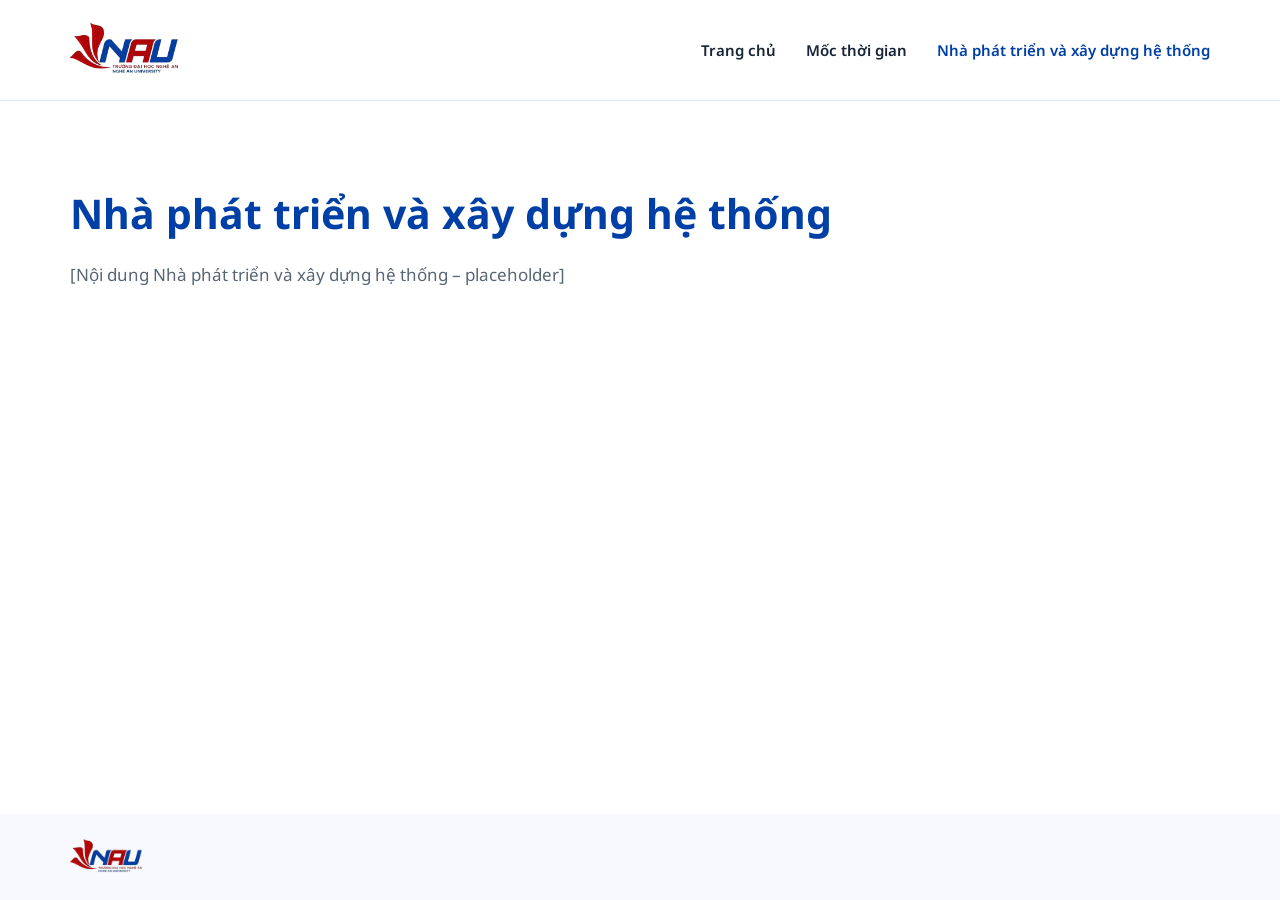
<file: design/mockup/nha-phat-trien.html>
<!DOCTYPE html>
<html lang="vi">
<head>
  <meta charset="UTF-8">
  <meta name="viewport" content="width=device-width, initial-scale=1.0">
  <title>NAU Timeline</title>
  <link rel="stylesheet" href="../../assets/vendor/bootstrap-5.3/bootstrap.min.css">
  <link rel="stylesheet" href="./styles.css">
</head>
<body class="site-page">
  <header class="site-header">
    <nav class="site-container site-nav" aria-label="Điều hướng chính">
      <a class="brand" href="./index.html" aria-label="Trang chủ NAU Timeline">
        <img src="../../assets/logo/nau-logo.png" alt="Logo NAU">
      </a>
      <div class="desktop-menu">
        <a href="./index.html">Trang chủ</a>
        <a href="./moc-thoi-gian.html">Mốc thời gian</a>
        <a href="./nha-phat-trien.html" aria-current="page">Nhà phát triển và xây dựng hệ thống</a>
      </div>
      <details class="mobile-menu">
        <summary aria-label="Mở menu">
          <span class="hamburger"><span></span><span></span><span></span></span>
        </summary>
        <div class="mobile-menu-panel">
          <a href="./index.html">Trang chủ</a>
          <a href="./moc-thoi-gian.html">Mốc thời gian</a>
          <a href="./nha-phat-trien.html" aria-current="page">Nhà phát triển và xây dựng hệ thống</a>
        </div>
      </details>
    </nav>
  </header>
  <main class="site-container page-main developer-main">
    <h1>Nhà phát triển và xây dựng hệ thống</h1>
    <p class="placeholder-copy">[Nội dung Nhà phát triển và xây dựng hệ thống – placeholder]</p>
  </main>
  <footer class="site-footer">
    <div class="site-container">
      <img class="footer-logo" src="../../assets/logo/nau-logo.png" alt="Logo NAU">
    </div>
  </footer>
</body>
</html>
</file>
<file: css/styles.css>
@font-face {
  font-family: "Noto Sans";
  font-style: normal;
  font-weight: 100 900;
  font-display: swap;
  src: url("./fonts/noto-sans-vietnamese.woff2") format("woff2");
  unicode-range: U+0102-0103, U+0110-0111, U+0128-0129, U+0168-0169, U+01A0-01A1, U+01AF-01B0, U+0300-0301, U+0303-0304, U+0308-0309, U+0323, U+0329, U+1EA0-1EF9, U+20AB;
}

@font-face {
  font-family: "Noto Sans";
  font-style: normal;
  font-weight: 100 900;
  font-display: swap;
  src: url("./fonts/noto-sans-latin.woff2") format("woff2");
  unicode-range: U+0000-00FF, U+0131, U+0152-0153, U+02BB-02BC, U+02C6, U+02DA, U+02DC, U+0304, U+0308, U+0329, U+2000-206F, U+20AC, U+2122, U+2191, U+2193, U+2212, U+2215, U+FEFF, U+FFFD;
}

:root {
  --nau-blue: #003fa6;
  --nau-red: #ab0001;
  --nau-ink: #172435;
  --nau-muted: #586574;
  --nau-line: #dfe7f0;
  --nau-soft: #f7f9fc;
  --nau-radius: 12px;
  --nau-border: 1px solid var(--nau-line);
  --khung-vien-day: 2px;
}

html {
  min-width: 320px;
}

html:has(.site-header),
html:has(.detail-main) {
  min-width: 0;
}

body.site-page {
  display: flex;
  flex-direction: column;
  min-height: 100vh;
  margin: 0;
  color: var(--nau-ink);
  background: #fff;
  font-family: "Noto Sans", sans-serif;
  animation: page-enter 0.35s ease-out;
  transition: opacity 0.25s ease;
}

body.site-page.page-leaving {
  opacity: 0;
  animation: none;
}

button,
input,
select,
textarea {
  font: inherit;
}

.site-container {
  width: min(1140px, calc(100% - 60px));
  margin-inline: auto;
}

.site-header {
  position: sticky;
  top: 0;
  z-index: 20;
  background: #fff;
  border-bottom: 1px solid var(--nau-line);
}

.site-nav {
  position: relative;
  display: flex;
  align-items: center;
  justify-content: space-between;
  flex-wrap: nowrap;
  width: 100%;
  min-height: 100px;
  gap: 24px;
  margin-inline: 0;
  padding: 0 max(30px, calc((100% - 1140px) / 2), env(safe-area-inset-right, 0px)) 0 max(30px, calc((100% - 1140px) / 2), env(safe-area-inset-left, 0px));
}

.brand,
.footer-brand {
  display: inline-flex;
  flex: 0 1 auto;
  align-items: center;
  gap: 0.625rem;
  min-width: 0;
  color: var(--nau-blue);
  text-decoration: none;
}

.brand img {
  display: block;
  flex: 0 0 auto;
  width: 120px;
  height: auto;
}

.brand-name {
  min-width: 0;
  font-family: "Noto Sans", sans-serif;
  font-size: 1.125rem;
  font-weight: 700;
  line-height: 1.2;
  overflow-wrap: anywhere;
}

.desktop-menu {
  display: flex;
  align-items: center;
  gap: 30px;
  padding: 0;
  border: 0;
  border-radius: 0;
  background: transparent;
}

.desktop-menu a,
.mobile-menu-panel a {
  color: var(--nau-ink);
  font-size: 15px;
  font-weight: 600;
  text-decoration: none;
  transition: color 0.2s ease, background-color 0.2s ease, transform 0.2s ease;
}

.desktop-menu a {
  display: inline-flex;
  align-items: center;
  min-height: 44px;
}

.desktop-menu a[aria-current="page"],
.mobile-menu-panel a[aria-current="page"] {
  color: var(--nau-blue);
}

.desktop-menu a:hover,
.mobile-menu-panel a:hover {
  color: var(--nau-red);
}

.desktop-menu a[aria-current="page"]:hover,
.mobile-menu-panel a[aria-current="page"]:hover {
  color: var(--nau-blue);
}

.desktop-menu a:active,
.mobile-menu-panel a:active {
  transform: translateY(2px);
}

.mobile-menu {
  display: none;
  position: static;
}

.mobile-menu-toggle {
  display: flex;
  align-items: center;
  justify-content: center;
  width: 44px;
  height: 44px;
  padding: 0;
  border: var(--nau-border);
  border-radius: var(--nau-radius);
  background: #fff;
  color: var(--nau-blue);
  cursor: pointer;
  transition: background-color 0.2s ease, border-color 0.2s ease, transform 0.2s ease;
}

.mobile-menu-toggle:hover {
  border-color: var(--nau-blue);
  background: var(--nau-soft);
}

.mobile-menu-toggle:active {
  transform: translateY(2px);
}

.hamburger {
  position: relative;
  display: block;
  width: 24px;
  height: 18px;
}

.hamburger span {
  position: absolute;
  left: 0;
  display: block;
  width: 24px;
  height: 2px;
  border-radius: 2px;
  background: var(--nau-blue);
  transition: transform 0.25s ease, opacity 0.25s ease;
}

.hamburger span:nth-child(1) {
  top: 0;
}

.hamburger span:nth-child(2) {
  top: 8px;
}

.hamburger span:nth-child(3) {
  top: 16px;
}

.mobile-menu.is-open .hamburger span:nth-child(1) {
  transform: translateY(8px) rotate(45deg);
}

.mobile-menu.is-open .hamburger span:nth-child(2) {
  opacity: 0;
}

.mobile-menu.is-open .hamburger span:nth-child(3) {
  transform: translateY(-8px) rotate(-45deg);
}

.mobile-menu-panel {
  position: absolute;
  top: 100%;
  left: 0;
  right: 0;
  display: grid;
  width: auto;
  max-height: calc(100vh - 80px);
  max-height: calc(100dvh - 80px - env(safe-area-inset-bottom, 0px));
  padding: 0;
  overflow-y: auto;
  overscroll-behavior: contain;
  border: 0;
  border-bottom: var(--nau-border);
  border-radius: 0;
  background: #fff;
  box-shadow: none;
  visibility: hidden;
  opacity: 0;
  transform: translateY(-12px);
  pointer-events: none;
  transition: opacity 0.25s ease, transform 0.25s ease, visibility 0s linear 0.25s;
}

.mobile-menu.is-open .mobile-menu-panel {
  visibility: visible;
  opacity: 1;
  transform: translateY(0);
  pointer-events: auto;
  transition-delay: 0s;
}

.mobile-menu-panel a {
  display: flex;
  align-items: center;
  width: 100%;
  min-height: 48px;
  padding: 10px max(30px, env(safe-area-inset-right, 0px)) 10px max(30px, env(safe-area-inset-left, 0px));
  border-radius: 0;
}

.mobile-menu-panel a + a {
  border-top: var(--nau-border);
}

.mobile-menu-panel a:hover {
  background: var(--nau-soft);
}

.page-main {
  flex: 1;
}

.home-main,
.developer-main {
  padding-top: 88px;
  padding-bottom: 160px;
}

.content-panel {
  width: min(720px, 100%);
  padding: 32px;
  border: var(--nau-border);
  border-radius: var(--nau-radius);
  background: #fff;
}

h1,
h2,
p {
  margin-top: 0;
}

.home-main h1,
.developer-main h1,
.timeline-main h1 {
  margin-bottom: 22px;
  color: var(--nau-blue);
  font-size: clamp(32px, 3.2vw, 42px);
  font-weight: 700;
  line-height: 1.22;
}

.placeholder-copy {
  color: var(--nau-muted);
  font-size: 17px;
  line-height: 1.7;
}

.site-footer {
  padding-block: 32px 40px;
  border-top: 1px solid var(--nau-line);
  background: #fff;
}

.footer-brand {
  display: flex;
  max-width: 100%;
  margin-bottom: 24px;
}

.footer-logo {
  display: block;
  flex: 0 0 auto;
  width: 80px;
  height: auto;
}

@media (min-width: 768px) {
  .footer-contact-column {
    order: 1;
  }

  .footer-info-column {
    order: 2;
  }
}

.footer-card h2 {
  margin-bottom: 16px;
  color: var(--nau-blue);
  font-size: 18px;
  font-weight: 700;
  line-height: 1.4;
}

.footer-contact {
  display: grid;
  gap: 8px;
}

.footer-link {
  display: inline-flex;
  align-items: center;
  gap: 10px;
  min-width: 44px;
  min-height: 44px;
  padding: 6px 8px;
  border: 1px solid transparent;
  border-radius: var(--nau-radius);
  color: var(--nau-blue);
  text-decoration: none;
  overflow-wrap: anywhere;
  transition: color 0.2s ease, background-color 0.2s ease, border-color 0.2s ease, transform 0.2s ease;
}

.footer-link:hover {
  border-color: var(--nau-line);
  color: var(--nau-red);
  background: var(--nau-soft);
  transform: translateY(-2px);
}

.footer-link:active {
  transform: translateY(1px);
}

.footer-placeholder,
.footer-placeholder:hover,
.footer-placeholder:active {
  border-color: transparent;
  color: var(--nau-muted);
  background: transparent;
  transform: none;
}

.footer-card a:focus-visible {
  outline: 2px solid var(--nau-blue);
  outline-offset: 2px;
}

.footer-icon {
  display: block;
  flex: 0 0 auto;
  width: 22px;
  height: 22px;
}

.footer-social {
  display: flex;
  align-items: center;
  flex-wrap: nowrap;
  gap: 8px;
}

.footer-social .footer-link {
  flex: 1 1 0;
  flex-direction: column;
  justify-content: center;
  min-width: 44px;
  width: auto;
  height: auto;
  padding: 6px 2px;
  font-size: 12px;
  line-height: 1.35;
  text-align: center;
}

.footer-info p {
  margin-bottom: 12px;
  line-height: 1.6;
  overflow-wrap: anywhere;
}

.footer-info p:last-child {
  margin-bottom: 0;
}

.timeline-main {
  padding-top: 58px;
  padding-bottom: 100px;
}

.creator-panel {
  width: min(720px, 100%);
  margin-top: 34px;
  padding: 24px;
  border: var(--nau-border);
  border-radius: var(--nau-radius);
  background: var(--nau-soft);
}

.creator-panel__header {
  display: flex;
  align-items: center;
  justify-content: space-between;
  gap: 12px;
  margin-bottom: 20px;
}

.creator-panel__title {
  margin: 0;
  min-width: 0;
  color: var(--nau-blue);
  font-size: 20px;
  font-weight: 700;
  line-height: 1.3;
}

.creator-panel__logo {
  display: block;
  flex: 0 0 auto;
  width: auto;
  height: 40px;
}

.field-label {
  display: block;
  margin-bottom: 8px;
  font-size: 14px;
  font-weight: 600;
}

.mockup-input {
  display: block;
  width: 100%;
  min-height: 48px;
  padding: 11px 12px;
  border: var(--nau-border);
  border-radius: var(--nau-radius);
  outline-color: var(--nau-blue);
  color: var(--nau-ink);
  background: #fff;
  font-family: "Noto Sans", sans-serif;
  font-size: 14px;
  transition: border-color 0.2s ease, background-color 0.2s ease, transform 0.2s ease;
}

.mockup-input:not(:disabled):hover {
  border-color: var(--nau-blue);
}

.mockup-input:not(:disabled):active {
  transform: translateY(2px);
}

.mockup-input::placeholder {
  color: var(--nau-muted);
  opacity: 1;
}

.mockup-input:disabled {
  color: var(--nau-muted);
  background: #eef2f6;
}

textarea.mockup-input {
  min-height: 100px;
  resize: vertical;
}

.form-actions {
  display: flex;
  align-items: stretch;
  flex-wrap: wrap;
  gap: 12px;
  margin-top: 20px;
}

.save-error {
  margin: 14px 0 0;
  color: var(--nau-red);
  font-size: 14px;
}

.button {
  display: inline-flex;
  align-items: center;
  justify-content: center;
  min-height: 42px;
  padding: 9px 17px;
  border: 1px solid var(--nau-blue);
  border-radius: var(--nau-radius);
  font-size: 14px;
  font-weight: 700;
  line-height: 1.3;
  text-decoration: none;
  cursor: pointer;
  transition: color 0.2s ease, background-color 0.2s ease, transform 0.2s ease;
}

.button:active {
  transform: translateY(2px);
}

.button-primary {
  color: #fff;
  background: var(--nau-blue);
}

.button-primary:hover {
  color: #fff;
  background: #00317f;
}

.button-outline {
  color: var(--nau-blue);
  background: #fff;
}

.button-outline:hover {
  color: #fff;
  background: var(--nau-blue);
}

.time-group {
  margin-top: 54px;
  padding: 24px;
  border: var(--nau-border);
  border-radius: var(--nau-radius);
  background: #fff;
}

.time-group h2 {
  margin-bottom: 22px;
  color: var(--nau-red);
  font-size: 24px;
  font-weight: 700;
}

.photo-card {
  position: relative;
  display: flex;
  flex-direction: column;
  height: 100%;
  border: var(--nau-border);
  border-radius: var(--nau-radius);
  background: #fff;
  transition: transform 0.25s ease;
}

.timeline-main a.photo-card,
.timeline-main a.photo-card:visited,
.timeline-main a.photo-card:hover,
.timeline-main a.photo-card:active {
  color: var(--nau-ink);
  text-decoration: none;
  cursor: pointer;
}

.timeline-main a.photo-card:focus-visible {
  outline: 2px solid var(--nau-blue);
  outline-offset: 3px;
}

.timeline-main a.photo-card:active {
  transform: translateY(1px);
}

.photo-card__media {
  width: 100%;
  aspect-ratio: 16 / 9;
  overflow: hidden;
  border-radius: calc(var(--nau-radius) - var(--khung-vien-day));
  background: var(--nau-soft);
}

.timeline-main .photo-card__media {
  border-radius: calc(var(--nau-radius) - var(--khung-vien-day)) calc(var(--nau-radius) - var(--khung-vien-day)) 0 0;
}

.photo-card__media img {
  display: block;
  width: 100%;
  height: 100%;
  object-fit: cover;
}

.photo-card__event {
  margin: 0;
  padding: 14px 16px;
  color: var(--nau-ink);
  font-size: 15px;
  line-height: 1.5;
  overflow-wrap: anywhere;
  white-space: normal;
}

.featured-section,
.developer-gallery,
.university-intro {
  margin-top: 36px;
  padding: 24px;
  border: var(--nau-border);
  border-radius: var(--nau-radius);
  background: #fff;
}

.full-width-copy {
  padding-inline: 2rem;
  overflow-wrap: anywhere;
}

.full-width-copy > :is(h2, h3, p, ul, ol) {
  max-width: none;
}

.featured-section h2,
.developer-story h2,
.developer-info h2,
.developer-system h2,
.developer-gallery h2,
.university-intro h2 {
  margin-bottom: 22px;
  color: var(--nau-blue);
  font-size: 24px;
  font-weight: 700;
  line-height: 1.3;
}

.featured-card {
  color: var(--nau-ink);
  text-decoration: none;
}

.featured-card__title {
  display: block;
  padding: 14px 16px;
  color: var(--nau-blue);
  font-size: 16px;
  font-weight: 700;
  line-height: 1.5;
  overflow-wrap: anywhere;
  white-space: normal;
}

.university-intro > p {
  margin: 0 0 1.25rem;
  color: var(--nau-ink);
  font-size: 1.0625rem;
  line-height: 1.7;
}

.university-intro > p:last-child {
  margin-bottom: 0;
}

.developer-story,
.developer-info,
.developer-system {
  margin-top: 36px;
}

.developer-story p:last-child {
  margin-bottom: 0;
}

.developer-main > .content-panel:first-child > p {
  margin-bottom: 0;
  font-size: 1.0625rem;
  line-height: 1.7;
}

.developer-info__list {
  margin: 0;
}

.developer-info__row {
  display: grid;
  grid-template-columns: minmax(150px, 190px) minmax(0, 1fr);
  gap: 6px 16px;
  padding-block: 10px;
  border-bottom: var(--nau-border);
  line-height: 1.6;
}

.developer-info__row:last-child {
  border-bottom: 0;
}

.developer-info__row dt {
  font-weight: 700;
}

.developer-info__row dd {
  min-width: 0;
  margin: 0;
  overflow-wrap: anywhere;
}

.developer-system {
  width: 100%;
}

.developer-system h3 {
  margin: 28px 0 10px;
  color: var(--nau-blue);
  font-size: 20px;
  font-weight: 700;
  line-height: 1.4;
}

.developer-system > p,
.developer-system > ul,
.developer-system > ol {
  margin-bottom: 1.25rem;
  color: var(--nau-ink);
  font-size: 1.0625rem;
  line-height: 1.7;
}

.developer-system > ul,
.developer-system > ol {
  padding-left: 1.5em;
}

.developer-system li + li {
  margin-top: 8px;
}

.developer-system > :last-child {
  margin-bottom: 0;
}

.developer-card {
  margin: 0;
}

.developer-card__media {
  position: relative;
  width: 100%;
  aspect-ratio: 3 / 4;
  overflow: hidden;
  border-radius: calc(var(--nau-radius) - var(--khung-vien-day));
  background: var(--nau-soft);
}

.developer-photo {
  position: absolute;
  inset: 0;
  display: block;
  width: 100%;
  height: 100%;
  object-fit: cover;
  object-position: center;
}

.developer-photo--third {
  object-position: center 40%;
}

@media (max-width: 767.98px) {
  .developer-card {
    max-width: 360px;
    margin-inline: auto;
  }
}

.detail-main {
  padding-top: 54px;
  padding-bottom: 100px;
}

.detail-layout {
  display: grid;
  grid-template-columns: minmax(0, 1fr);
  gap: 24px;
  margin-top: 42px;
}

.detail-image-wrap {
  position: relative;
  width: 100%;
  border: var(--nau-border);
  border-radius: var(--nau-radius);
  background: var(--nau-soft);
  transition: transform 0.25s ease;
}

.detail-image-wrap img {
  display: block;
  width: 100%;
  height: auto;
  max-height: 80vh;
  border-radius: calc(var(--nau-radius) - var(--khung-vien-day));
  object-fit: contain;
}

.photo-card::after,
.detail-image-wrap::after {
  position: absolute;
  inset: 0;
  border-radius: inherit;
  box-shadow: 0 12px 24px rgb(23 36 53 / 14%);
  opacity: 0;
  pointer-events: none;
  transition: opacity 0.25s ease;
  content: "";
}

@media (hover: hover) {
  .photo-card:hover,
  .detail-image-wrap:hover {
    transform: translateY(-4px);
  }

  .photo-card:hover::after,
  .detail-image-wrap:hover::after {
    opacity: 1;
  }
}

.detail-copy {
  padding-block: 28px;
  border: var(--nau-border);
  border-radius: var(--nau-radius);
  background: #fff;
}

.content-panel,
.creator-panel,
.time-group,
.photo-card,
.featured-section,
.developer-gallery,
.university-intro,
.detail-image-wrap,
.detail-copy {
  border-width: var(--khung-vien-day);
}

.detail-copy .detail-time-label {
  display: inline-block;
  margin-bottom: 12px;
  padding: 4px 10px;
  border: var(--nau-border);
  border-radius: var(--nau-radius);
  color: var(--nau-blue);
  background: var(--nau-soft);
  font-size: 14px;
  font-weight: 700;
  line-height: 1.4;
}

.detail-copy h1 {
  margin-bottom: 20px;
  font-size: clamp(26px, 2.2vw, 32px);
  font-weight: 700;
  line-height: 1.3;
}

.detail-copy p {
  color: var(--nau-muted);
  font-size: 17px;
  line-height: 1.7;
}

.detail-image-wrap[hidden],
.detail-copy [hidden] {
  display: none;
}

@keyframes page-enter {
  from {
    opacity: 0;
  }

  to {
    opacity: 1;
  }
}

@keyframes reveal-up {
  from {
    opacity: 0;
    transform: translateY(14px);
  }

  to {
    opacity: 1;
    transform: translateY(0);
  }
}

@keyframes selection-fade {
  from {
    opacity: 0;
  }

  to {
    opacity: 1;
  }
}

.reveal-once {
  animation: reveal-up 0.4s ease-out;
}

.selection-fade {
  animation: selection-fade 0.3s ease-out;
}

@media (max-width: 991.98px) {
  .desktop-menu {
    display: none;
  }

  .mobile-menu {
    display: block;
    flex: 0 0 auto;
  }

  .site-nav {
    min-height: 80px;
    gap: 12px;
  }

  .brand img {
    width: 100px;
  }

  .brand-name {
    font-size: 0.875rem;
  }
}

@media (max-width: 575.98px) {
  .home-main,
  .developer-main {
    padding-top: 56px;
    padding-bottom: 90px;
  }

  .timeline-main {
    padding-top: 38px;
    padding-bottom: 70px;
  }

  .creator-panel {
    margin-top: 28px;
    padding: 18px;
  }

  .content-panel,
  .detail-copy {
    padding: 22px;
  }

  .featured-section,
  .developer-gallery,
  .university-intro {
    margin-top: 28px;
    padding: 18px;
  }

  .full-width-copy {
    padding-inline: 1rem;
  }

  .developer-story,
  .developer-info,
  .developer-system {
    margin-top: 28px;
  }

  .developer-info__row {
    grid-template-columns: 1fr;
  }

  .featured-section h2,
  .developer-story h2,
  .developer-info h2,
  .developer-system h2,
  .developer-gallery h2,
  .university-intro h2 {
    font-size: 22px;
  }

  .time-group {
    margin-top: 42px;
    padding: 18px;
  }

  .time-group h2 {
    margin-bottom: 18px;
    font-size: 22px;
  }

  .detail-main {
    padding-top: 32px;
    padding-bottom: 70px;
  }

  .detail-layout {
    margin-top: 28px;
  }
}

@media (prefers-reduced-motion: reduce) {
  *,
  *::before,
  *::after {
    animation: none !important;
    transition: none !important;
  }

  body.site-page.page-leaving {
    opacity: 1;
  }

  .photo-card:hover,
  .timeline-main a.photo-card:active,
  .detail-image-wrap:hover,
  .button:active,
  .mobile-menu-toggle:active,
  .desktop-menu a:active,
  .mobile-menu-panel a:active,
  .mockup-input:not(:disabled):active,
  .footer-link:hover,
  .footer-link:active {
    transform: none;
  }

  .photo-card:hover::after,
  .detail-image-wrap:hover::after {
    opacity: 0;
  }
}
</file>
<file: design/mockup/styles.css>
@font-face {
  font-family: "Noto Sans";
  font-style: normal;
  font-weight: 100 900;
  font-display: swap;
  src: url("./fonts/noto-sans-vietnamese.woff2") format("woff2");
  unicode-range: U+0102-0103, U+0110-0111, U+0128-0129, U+0168-0169, U+01A0-01A1, U+01AF-01B0, U+0300-0301, U+0303-0304, U+0308-0309, U+0323, U+0329, U+1EA0-1EF9, U+20AB;
}

@font-face {
  font-family: "Noto Sans";
  font-style: normal;
  font-weight: 100 900;
  font-display: swap;
  src: url("./fonts/noto-sans-latin.woff2") format("woff2");
  unicode-range: U+0000-00FF, U+0131, U+0152-0153, U+02BB-02BC, U+02C6, U+02DA, U+02DC, U+0304, U+0308, U+0329, U+2000-206F, U+20AC, U+2122, U+2191, U+2193, U+2212, U+2215, U+FEFF, U+FFFD;
}

:root {
  --nau-blue: #003fa6;
  --nau-red: #ab0001;
  --nau-ink: #172435;
  --nau-muted: #586574;
  --nau-line: #dfe7f0;
  --nau-soft: #f7f9fc;
}

html {
  min-width: 320px;
}

body.site-page {
  display: flex;
  flex-direction: column;
  min-height: 100vh;
  margin: 0;
  color: var(--nau-ink);
  background: #fff;
  font-family: "Noto Sans", sans-serif;
}

button,
input,
select,
textarea {
  font: inherit;
}

.site-container {
  width: min(1140px, calc(100% - 60px));
  margin-inline: auto;
}

.site-header {
  position: relative;
  z-index: 10;
  background: #fff;
  border-bottom: 1px solid var(--nau-line);
}

.site-nav {
  display: flex;
  align-items: center;
  justify-content: space-between;
  min-height: 100px;
  gap: 24px;
}

.brand,
.brand img {
  display: block;
}

.brand img {
  width: 120px;
  height: auto;
}

.desktop-menu {
  display: flex;
  align-items: center;
  gap: 30px;
}

.desktop-menu a,
.mobile-menu-panel a {
  color: var(--nau-ink);
  font-size: 15px;
  font-weight: 600;
  text-decoration: none;
}

.desktop-menu a[aria-current="page"],
.mobile-menu-panel a[aria-current="page"] {
  color: var(--nau-blue);
}

.desktop-menu a:hover,
.mobile-menu-panel a:hover {
  color: var(--nau-red);
}

.mobile-menu {
  display: none;
  position: relative;
}

.mobile-menu summary {
  display: flex;
  align-items: center;
  justify-content: center;
  width: 44px;
  height: 44px;
  border: 1px solid var(--nau-line);
  border-radius: 8px;
  cursor: pointer;
  list-style: none;
}

.mobile-menu summary::-webkit-details-marker {
  display: none;
}

.mobile-menu summary::marker {
  content: "";
}

.hamburger {
  display: flex;
  flex-direction: column;
  gap: 5px;
  width: 24px;
}

.hamburger span {
  display: block;
  width: 24px;
  height: 2px;
  border-radius: 2px;
  background: var(--nau-blue);
}

.mobile-menu-panel {
  position: absolute;
  top: calc(100% + 12px);
  right: 0;
  display: grid;
  width: min(330px, calc(100vw - 60px));
  padding: 8px;
  border: 1px solid var(--nau-line);
  border-radius: 10px;
  background: #fff;
  box-shadow: 0 16px 34px rgb(23 36 53 / 12%);
}

.mobile-menu-panel a {
  padding: 12px;
  border-radius: 6px;
}

.mobile-menu-panel a:hover {
  background: var(--nau-soft);
}

.page-main {
  flex: 1;
}

.home-main,
.developer-main {
  padding-top: 88px;
  padding-bottom: 160px;
}

h1,
h2,
p {
  margin-top: 0;
}

.home-main h1,
.developer-main h1,
.timeline-main h1 {
  margin-bottom: 22px;
  color: var(--nau-blue);
  font-size: clamp(32px, 3.2vw, 42px);
  font-weight: 700;
  line-height: 1.22;
}

.placeholder-copy {
  color: var(--nau-muted);
  font-size: 17px;
  line-height: 1.7;
}

.site-footer {
  padding-block: 24px;
  background: var(--nau-soft);
}

.footer-logo {
  display: block;
  width: 80px;
  height: auto;
}

.timeline-main {
  padding-top: 58px;
  padding-bottom: 100px;
}

.creator-panel {
  width: min(720px, 100%);
  margin-top: 34px;
  padding: 24px;
  border-radius: 12px;
  background: var(--nau-soft);
}

.field-label {
  display: block;
  margin-bottom: 8px;
  font-size: 14px;
  font-weight: 600;
}

.mockup-input {
  display: block;
  width: 100%;
  min-height: 48px;
  padding: 11px 12px;
  border: 1px solid var(--nau-line);
  border-radius: 6px;
  outline-color: var(--nau-blue);
  color: var(--nau-ink);
  background: #fff;
  font-size: 14px;
}

.mockup-input::placeholder {
  color: var(--nau-muted);
  opacity: 1;
}

.mockup-input:disabled {
  color: var(--nau-muted);
  background: #eef2f6;
}

textarea.mockup-input {
  min-height: 100px;
  resize: vertical;
}

.form-actions {
  margin-top: 20px;
}

.button {
  display: inline-flex;
  align-items: center;
  justify-content: center;
  min-height: 42px;
  padding: 9px 17px;
  border: 1px solid var(--nau-blue);
  border-radius: 6px;
  font-size: 14px;
  font-weight: 700;
  line-height: 1.3;
  text-decoration: none;
  cursor: pointer;
}

.button-primary {
  color: #fff;
  background: var(--nau-blue);
}

.button-primary:hover {
  color: #fff;
  background: #00317f;
}

.button-outline {
  color: var(--nau-blue);
  background: #fff;
}

.button-outline:hover {
  color: #fff;
  background: var(--nau-blue);
}

.time-group {
  margin-top: 54px;
}

.time-group h2 {
  margin-bottom: 22px;
  color: var(--nau-red);
  font-size: 24px;
  font-weight: 700;
}

.photo-card {
  display: flex;
  flex-direction: column;
  height: 100%;
  overflow: hidden;
  border: 1px solid var(--nau-line);
  border-radius: 10px;
  background: #fff;
}

.photo-card__media {
  width: 100%;
  aspect-ratio: 16 / 9;
  overflow: hidden;
  background: var(--nau-soft);
}

.photo-card__media img {
  display: block;
  width: 100%;
  height: 100%;
  object-fit: cover;
}

.photo-card__action {
  display: flex;
  justify-content: flex-end;
  padding: 12px;
}

.detail-main {
  padding-top: 54px;
  padding-bottom: 100px;
}

.detail-layout {
  display: grid;
  grid-template-columns: minmax(0, 672px) minmax(0, 1fr);
  align-items: start;
  gap: 48px;
  margin-top: 42px;
}

.detail-image-wrap {
  width: 100%;
  aspect-ratio: 16 / 9;
  overflow: hidden;
  border-radius: 10px;
  background: var(--nau-soft);
}

.detail-image-wrap img {
  display: block;
  width: 100%;
  height: 100%;
  object-fit: cover;
}

.detail-copy h1 {
  margin-bottom: 20px;
  font-size: clamp(26px, 2.2vw, 32px);
  font-weight: 700;
  line-height: 1.3;
}

.detail-copy p {
  color: var(--nau-muted);
  font-size: 17px;
  line-height: 1.7;
}

@media (max-width: 991.98px) {
  .desktop-menu {
    display: none;
  }

  .mobile-menu {
    display: block;
  }

  .site-nav {
    min-height: 80px;
  }

  .brand img {
    width: 100px;
  }

  .detail-layout {
    grid-template-columns: 1fr;
    gap: 24px;
  }
}

@media (max-width: 575.98px) {
  .home-main,
  .developer-main {
    padding-top: 56px;
    padding-bottom: 90px;
  }

  .timeline-main {
    padding-top: 38px;
    padding-bottom: 70px;
  }

  .creator-panel {
    margin-top: 28px;
    padding: 18px;
  }

  .time-group {
    margin-top: 42px;
  }

  .time-group h2 {
    margin-bottom: 18px;
    font-size: 22px;
  }

  .detail-main {
    padding-top: 32px;
    padding-bottom: 70px;
  }

  .detail-layout {
    margin-top: 28px;
  }
}
</file>
<file: css/style.css>
@property --sky-top {
  syntax: "<color>";
  inherits: true;
  initial-value: #ffb38a;
}

@property --sky-bottom {
  syntax: "<color>";
  inherits: true;
  initial-value: #ffd9b0;
}

@property --ink {
  syntax: "<color>";
  inherits: true;
  initial-value: #3a1f12;
}

:root {
  color-scheme: light;
  --brand: #ae1f24;
  --accent: #17479b;
  --paper: #fbf6ea;
  --paper-edge: #e8ddc7;
  --muted-ink: color-mix(in srgb, var(--ink) 82%, var(--sky-bottom));
  --brand-ink: #8f1a1e;
  --z-decoration: 5;
  --z-floating: 40;
  --z-scene: 20;
  --z-backdrop: 0;
  --z-card-decoration: 1;
  --z-content: 2;
  --z-clock: 90;
  --z-header: 100;
  --z-progress: 110;
  --z-skip-link: 1200;
  --display-font: "Be Vietnam Pro", sans-serif;
  --body-font: "Be Vietnam Pro", sans-serif;
  --mono-font: "Roboto Mono", monospace;
  --bs-body-font-family: var(--body-font);
  --bs-body-color: var(--ink);
  transition: --sky-top 800ms ease-in-out, --sky-bottom 800ms ease-in-out, --ink 800ms ease-in-out;
}

* {
  box-sizing: border-box;
}

html {
  scroll-behavior: smooth;
  scroll-padding-top: 6rem;
}

body {
  min-width: 320px;
  min-height: 100vh;
  margin: 0;
  padding-top: 5.5rem;
  color: var(--ink);
  background-color: var(--sky-bottom);
  background-image: linear-gradient(158deg, var(--sky-top) 0%, var(--sky-bottom) 52%, var(--paper) 100%);
  background-attachment: fixed;
  font-family: var(--body-font);
  font-size: 1rem;
  line-height: 1.7;
  transition: color 800ms ease-in-out, background-color 800ms ease-in-out;
}

img {
  display: block;
  max-width: 100%;
}

a {
  color: inherit;
}

a:focus-visible,
button:focus-visible {
  outline: 3px solid var(--accent);
  outline-offset: 4px;
}

.skip-link {
  position: fixed;
  z-index: var(--z-skip-link);
  top: 0.75rem;
  left: 0.75rem;
  padding: 0.7rem 1rem;
  transform: translateY(-160%);
  color: #fff;
  background: var(--accent);
  font-weight: 700;
}

.skip-link:focus {
  transform: translateY(0);
}

.site-header {
  position: fixed;
  z-index: var(--z-header);
  inset: 0 0 auto;
}

.site-nav {
  min-height: 5.5rem;
  padding-block: 0.8rem;
  border-bottom: 1px dashed transparent;
  background-color: rgb(251 246 234 / 94%);
  transition: border-color 180ms ease-out;
}

.site-header.is-scrolled .site-nav {
  border-bottom-color: var(--paper-edge);
}

.brand-lockup {
  display: inline-flex;
  flex: 0 0 auto;
  align-items: center;
  justify-content: center;
  padding: 0;
  background: transparent;
  text-decoration: none;
}

.brand-lockup__image {
  width: 104px;
  height: auto;
  object-fit: contain;
  filter: drop-shadow(0 0 3px var(--paper));
}

html[data-tone="dark"] .brand-lockup__image {
  filter: drop-shadow(0 0 4px var(--paper)) drop-shadow(0 0 8px rgb(251 246 234 / 52%));
}

.site-nav__toggle {
  border: 1px solid var(--ink);
  border-radius: 0;
  background-color: var(--paper);
}

.site-nav__toggle .navbar-toggler-icon {
  width: 1.25em;
  height: 1.25em;
}

.site-nav__menu {
  justify-content: flex-end;
}

.site-nav__menu .navbar-nav {
  gap: clamp(0.5rem, 2vw, 2rem);
}

.site-nav__link {
  position: relative;
  padding: 0.65rem 0.25rem !important;
  color: var(--ink);
  font-size: 0.88rem;
  font-weight: 700;
  text-decoration: none;
}

html[data-tone="dark"] .site-nav__link {
  color: #3a1f12;
}

html[data-tone="dark"] .site-nav__toggle {
  border-color: #3a1f12;
}

.site-nav__link::after {
  position: absolute;
  right: 0.25rem;
  bottom: 0.35rem;
  left: 0.25rem;
  height: 2px;
  transform: scaleX(0);
  transform-origin: left;
  background: var(--brand);
  content: "";
  transition: transform 180ms ease-out;
}

.site-nav__link:hover::after,
.site-nav__link:focus-visible::after,
.site-nav__link.is-current::after {
  transform: scaleX(1);
}

.eyebrow {
  display: flex;
  align-items: center;
  gap: 0.75rem;
  margin: 0 0 1.25rem;
  color: var(--brand-ink);
  font-size: 0.72rem;
  font-weight: 700;
  letter-spacing: 0.13em;
  line-height: 1.4;
  text-transform: uppercase;
}

html[data-tone="dark"] .eyebrow,
html[data-tone="dark"] .home-hero__meta span:first-child {
  color: #ffc8be;
  text-shadow: 0 1px 2px rgb(12 24 48 / 75%);
}

.eyebrow__rule {
  width: 2.3rem;
  height: 2px;
  background: var(--brand);
}

.page-lead__title {
  margin: 0;
  font-family: var(--display-font);
  font-size: clamp(4.8rem, 11vw, 10rem);
  font-weight: 700;
  letter-spacing: -0.045em;
  line-height: 0.9;
  word-spacing: 0.12em;
}

.page-lead__title span {
  color: var(--accent);
}

.home-hero__meta {
  display: flex;
  align-items: center;
  gap: 0.8rem;
  margin: 2rem 0 0;
  color: var(--ink);
  font-family: var(--mono-font);
  font-size: 0.7rem;
  font-weight: 500;
  letter-spacing: 0.08em;
}

.home-hero__meta span:first-child {
  color: var(--brand-ink);
}

.home-hero__edge-note {
  position: absolute;
  right: 0;
  bottom: 2rem;
  color: var(--muted-ink);
  font-family: var(--mono-font);
  font-size: 0.64rem;
  letter-spacing: 0.16em;
  writing-mode: vertical-rl;
}

.page-main {
  min-height: min(760px, 90svh);
  padding-top: 4rem;
  padding-bottom: 6rem;
}

.page-lead {
  max-width: 900px;
  padding-block: 2rem 5rem;
}

.page-lead__title {
  font-size: clamp(4.4rem, 10vw, 8.5rem);
}

.page-lead__intro {
  max-width: 42rem;
  margin: 2rem 0 0;
  color: var(--muted-ink);
  font-size: clamp(1rem, 1.4vw, 1.2rem);
  line-height: 1.85;
}

.map-attachment {
  max-width: 1040px;
  margin: 0 0 3rem;
  scroll-margin-top: 6rem;
}

.map-attachment__slot {
  position: relative;
  width: 100%;
}

.map-attachment__image {
  display: block;
  width: 100%;
  height: auto;
  background: var(--paper);
  object-fit: contain;
}

.map-attachment__caption {
  margin-top: 0.7rem;
  color: var(--muted-ink);
  font-size: 0.78rem;
}

.not-found {
  display: grid;
  min-height: calc(100svh - 5.5rem);
  place-items: center;
  padding-block: 3rem 5rem;
}

.not-found__nav {
  display: flex;
  min-height: 3.9rem;
  align-items: center;
  justify-content: space-between;
  gap: 0.7rem;
}

.not-found__nav .site-nav__link {
  flex: 0 0 auto;
  font-size: 0.78rem;
}

.not-found__card {
  position: relative;
  width: min(100%, 760px);
  overflow: hidden;
  padding: clamp(1.5rem, 6vw, 4.5rem);
  border: 1px dashed var(--paper-edge);
  background: var(--paper);
  box-shadow: 0 16px 34px rgb(58 31 18 / 10%);
}

.not-found__number {
  position: absolute;
  top: 0.4rem;
  right: 1.5rem;
  margin: 0;
  color: var(--brand);
  font-family: var(--mono-font);
  font-size: clamp(5rem, 18vw, 10rem);
  line-height: 1;
  opacity: 0.1;
  pointer-events: none;
}

.not-found__title {
  position: relative;
  font-size: clamp(3.6rem, 10vw, 7rem);
  line-height: 0.95;
}

.not-found__text {
  max-width: 34rem;
  margin: 1.5rem 0 0;
  color: #5a4034;
}

.not-found__button,
.readme__main-link {
  display: inline-flex;
  min-height: 46px;
  align-items: center;
  justify-content: center;
  margin-top: 1.5rem;
  padding: 0.65rem 1rem;
  border: 1px solid var(--accent);
  background: var(--accent);
  color: #fff;
  font-size: 0.88rem;
  font-weight: 700;
  text-decoration: none;
}

.not-found__button:hover,
.readme__main-link:hover {
  background: #10356f;
  color: #fff;
}

.timeline {
  overflow: hidden;
}

.scene {
  position: relative;
  z-index: var(--z-scene);
  isolation: isolate;
  scroll-margin-top: 6rem;
}

.scene__row {
  position: relative;
  min-height: clamp(520px, 72svh, 760px);
}

.scene__content-column,
.scene__media-column {
  position: relative;
  z-index: var(--z-content);
}

.scene__content-column {
  display: flex;
  align-items: center;
}

.scene__paper {
  width: min(100%, 490px);
  padding: clamp(1.35rem, 3vw, 2.75rem);
  transform: rotate(-0.4deg);
  border-block: 1px dashed var(--paper-edge);
  background: var(--paper);
  box-shadow: 0 12px 26px rgb(58 31 18 / 9%);
  color: #3a1f12;
}

.scene--reverse .scene__paper {
  margin-left: auto;
  transform: rotate(0.45deg);
}

.scene__eyebrow {
  margin: 0 0 1rem;
  color: #17479b;
  font-family: var(--mono-font);
  font-size: 0.7rem;
  font-weight: 500;
  letter-spacing: 0.12em;
  text-transform: uppercase;
}

.scene__eyebrow span {
  padding-inline: 0.35rem;
  color: #ae1f24;
}

.scene__title {
  margin: 0;
  color: #3a1f12;
  font-family: var(--display-font);
  font-size: clamp(2.5rem, 4.3vw, 4.6rem);
  font-weight: 700;
  letter-spacing: -0.035em;
  line-height: 0.98;
  word-spacing: 0.12em;
}

.scene__text {
  margin: 1.35rem 0 0;
  color: #50392e;
  font-size: clamp(0.95rem, 1.1vw, 1.08rem);
  line-height: 1.85;
}

.scene__detail {
  display: grid;
  grid-template-columns: max-content minmax(0, 1fr);
  gap: 0.75rem 1rem;
  margin: 1.5rem 0 0;
  padding-top: 1rem;
  border-top: 1px dotted #bba98a;
  color: #50392e;
  font-size: 0.84rem;
  line-height: 1.7;
}

.scene__detail-label {
  color: var(--brand-ink);
  font-family: var(--mono-font);
  font-size: 0.7rem;
  font-weight: 500;
  letter-spacing: 0.08em;
  text-transform: uppercase;
}

.scene__backdrop-time {
  position: absolute;
  z-index: var(--z-backdrop);
  top: 2rem;
  left: -1.5rem;
  color: var(--ink);
  font-family: var(--mono-font);
  font-size: clamp(7rem, 20vw, 17rem);
  font-weight: 500;
  letter-spacing: -0.13em;
  line-height: 0.85;
  opacity: 0.12;
  pointer-events: none;
  white-space: nowrap;
}

.scene--reverse .scene__backdrop-time {
  right: -1.5rem;
  left: auto;
}

.scene__ticket {
  position: relative;
  width: min(100%, 370px);
  margin: 1.5rem auto;
  padding: 0.75rem 0.75rem 1.1rem;
  transform: rotate(1.5deg);
  background-color: var(--paper);
  background-image: radial-gradient(circle at 0 50%, transparent 0 7px, var(--paper) 7.5px), radial-gradient(circle at 100% 50%, transparent 0 7px, var(--paper) 7.5px);
  background-position: left center, right center;
  background-size: 16px 16px;
  box-shadow: 0 16px 32px rgb(58 31 18 / 15%);
}

.scene--reverse .scene__ticket {
  transform: rotate(-1.7deg);
}

.scene__ticket::after {
  position: absolute;
  inset: 0.55rem;
  border: 1px dashed var(--paper-edge);
  content: "";
  pointer-events: none;
}

.scene__placeholder {
  position: relative;
  display: grid;
  width: 100%;
  aspect-ratio: 4 / 5;
  place-items: center;
  overflow: hidden;
  background-color: var(--sky-bottom);
  background-image: linear-gradient(155deg, var(--sky-top), var(--sky-bottom));
  color: var(--ink);
}

.scene__photo {
  display: block;
  width: 100%;
  height: auto;
  aspect-ratio: 4 / 5;
  object-fit: cover;
  object-position: center;
  border: 1px dashed var(--paper-edge);
  background: color-mix(in srgb, var(--paper) 72%, var(--sky-bottom));
}

.scene--dawn .scene__photo {
  aspect-ratio: 800 / 993;
}

.scene--late-morning .scene__photo {
  aspect-ratio: 800 / 600;
}

.scene--evening .scene__photo {
  aspect-ratio: 800 / 450;
}

.scene--night .scene__photo {
  aspect-ratio: 800 / 600;
}

.scene--blue-hour .scene__photo {
  aspect-ratio: 800 / 533;
}

.scene--noon .scene__photo {
  aspect-ratio: 800 / 1067;
}

.scene--afternoon .scene__photo {
  aspect-ratio: 800 / 449;
}

.scene__placeholder::before {
  position: absolute;
  inset: 0.8rem;
  border: 1px solid rgb(58 31 18 / 22%);
  content: "";
}

.scene__placeholder::after {
  position: absolute;
  inset: 50% 0 auto;
  height: 1px;
  background: rgb(58 31 18 / 18%);
  content: "";
}

.scene__placeholder-label {
  position: relative;
  z-index: var(--z-card-decoration);
  padding: 0.85rem 1rem;
  background: var(--paper);
  color: #3a1f12;
  font-family: var(--mono-font);
  font-size: 0.7rem;
  letter-spacing: 0.1em;
  line-height: 1.7;
  text-align: center;
}

.scene__placeholder-label strong {
  color: #ae1f24;
  font-size: 0.9rem;
  font-weight: 500;
}

.scene__placeholder-mark {
  position: absolute;
  right: 1.2rem;
  bottom: 1.2rem;
  color: var(--brand-ink);
  font-family: var(--mono-font);
  font-size: 0.64rem;
  letter-spacing: 0.11em;
}

.scene__ticket-caption {
  position: relative;
  z-index: var(--z-card-decoration);
  margin-top: 0.7rem;
  color: #3a1f12;
  font-family: var(--mono-font);
  font-size: 0.7rem;
  font-weight: 500;
  letter-spacing: 0.09em;
  text-align: center;
}

.scene__ticket-caption span {
  padding-inline: 0.3rem;
  color: #ae1f24;
}

.scene__corner-ticket {
  position: absolute;
  z-index: var(--z-content);
  right: -0.8rem;
  bottom: 3.2rem;
  max-width: 9rem;
  padding: 0.55rem 0.7rem;
  transform: rotate(4deg);
  border: 1px solid var(--paper-edge);
  background: var(--paper);
  box-shadow: 0 4px 10px rgb(58 31 18 / 13%);
  color: #17479b;
  font-family: var(--mono-font);
  font-size: 0.64rem;
  letter-spacing: 0.06em;
  text-align: center;
}

@media (min-width: 768px) and (max-width: 991.98px) {
  .scene__row {
    min-height: clamp(430px, 64svh, 620px);
  }

  .scene__paper {
    width: 100%;
    padding: 1.25rem 1.25rem 4rem;
  }

  .scene__title {
    font-size: clamp(2.35rem, 4vw, 3rem);
  }

  .scene__detail {
    grid-template-columns: minmax(0, 1fr);
    gap: 0.3rem;
  }

  .scene__ticket {
    width: min(100%, 310px);
  }

  .scene__corner-ticket {
    right: -0.4rem;
  }
}

@media (max-width: 420px) {
  .not-found__nav {
    gap: 0.35rem;
  }

  .not-found__nav .site-nav__link {
    padding-inline: 0.15rem !important;
    font-size: 0.7rem;
  }
}

.quiz,
.about__details {
  position: relative;
  z-index: var(--z-scene);
}

.site-footer {
  border-top: 1px dashed rgb(58 31 18 / 32%);
  background: rgb(251 246 234 / 72%);
}

.site-footer__inner {
  display: grid;
  min-height: 132px;
  grid-template-columns: auto 1fr auto;
  align-items: center;
  gap: 2rem;
  padding-block: 1.2rem;
}

.brand-lockup--footer .brand-lockup__image {
  width: 132px;
  height: auto;
}

.site-footer__caption {
  margin: 0;
  font-size: 0.8rem;
  font-weight: 700;
  line-height: 1.8;
}

.site-footer__caption span {
  display: block;
  color: var(--muted-ink);
  font-size: 0.72rem;
  font-weight: 400;
}

.site-footer__caption a {
  overflow-wrap: anywhere;
  color: inherit;
  text-underline-offset: 0.2em;
}

.site-footer__nav {
  display: flex;
  flex-wrap: wrap;
  justify-content: flex-end;
  gap: 0.8rem 1.4rem;
  font-size: 0.75rem;
  font-weight: 700;
}

.site-footer__nav a {
  text-decoration-thickness: 1px;
  text-underline-offset: 0.25em;
}

.site-footer__nav a:hover {
  color: var(--brand);
}

.site-footer__nav a.is-current {
  color: var(--brand-ink);
}

@media (prefers-reduced-motion: reduce) {
  *,
  *::before,
  *::after {
    scroll-behavior: auto !important;
    transition-duration: 0.01ms !important;
  }
}
</file>
<file: css/responsive.css>
@media (max-width: 767.98px) {
  .site-nav__menu {
    margin-top: 0.8rem;
    padding: 0.7rem 1rem 0.85rem;
    border-top: 1px dashed var(--paper-edge);
    background: var(--paper);
  }

  .site-nav__menu .navbar-nav {
    align-items: stretch !important;
    gap: 0.15rem;
  }

  .site-nav__link {
    display: inline-flex;
    width: fit-content;
  }
}

@media (max-width: 767.98px) {
  body {
    padding-top: 4.75rem;
  }

  .site-nav {
    min-height: 4.75rem;
  }

  .home-hero__meta {
    margin-top: 1.4rem;
  }

  .home-hero__edge-note {
    right: 0.1rem;
    bottom: 1rem;
  }

  .page-main {
    min-height: 65svh;
    padding-top: 3rem;
    padding-bottom: 4rem;
  }

  .scene__row {
    min-height: auto;
  }

  .scene__paper {
    width: min(100%, 520px);
    margin-inline: auto;
  }

  .scene__media-column {
    padding-top: 0.25rem;
  }

  .scene__backdrop-time {
    top: 1rem;
    left: -0.6rem;
    font-size: clamp(6rem, 24vw, 11rem);
  }

  .scene--reverse .scene__backdrop-time {
    right: -0.6rem;
  }

  .scene__detail {
    grid-template-columns: 1fr;
    gap: 0.3rem;
  }

  .page-lead {
    padding-block: 1.5rem 3rem;
  }

  .page-lead__title {
    font-size: clamp(4.3rem, 14vw, 7rem);
  }

  .site-footer__inner {
    grid-template-columns: auto 1fr;
    gap: 1rem 1.5rem;
    padding-block: 1rem 1.3rem;
  }

  .site-footer__nav {
    grid-column: 1 / -1;
    justify-content: flex-start;
    padding-top: 0.65rem;
    border-top: 1px dashed var(--paper-edge);
  }
}

@media (max-width: 420px) {
  .page-lead__title {
    font-size: clamp(4rem, 16vw, 5rem);
  }

  .site-footer__inner {
    gap: 0.9rem;
  }

  .brand-lockup--footer .brand-lockup__image {
    width: 104px;
    height: auto;
  }

  .site-footer__caption {
    font-size: 0.7rem;
  }
}
</file>
